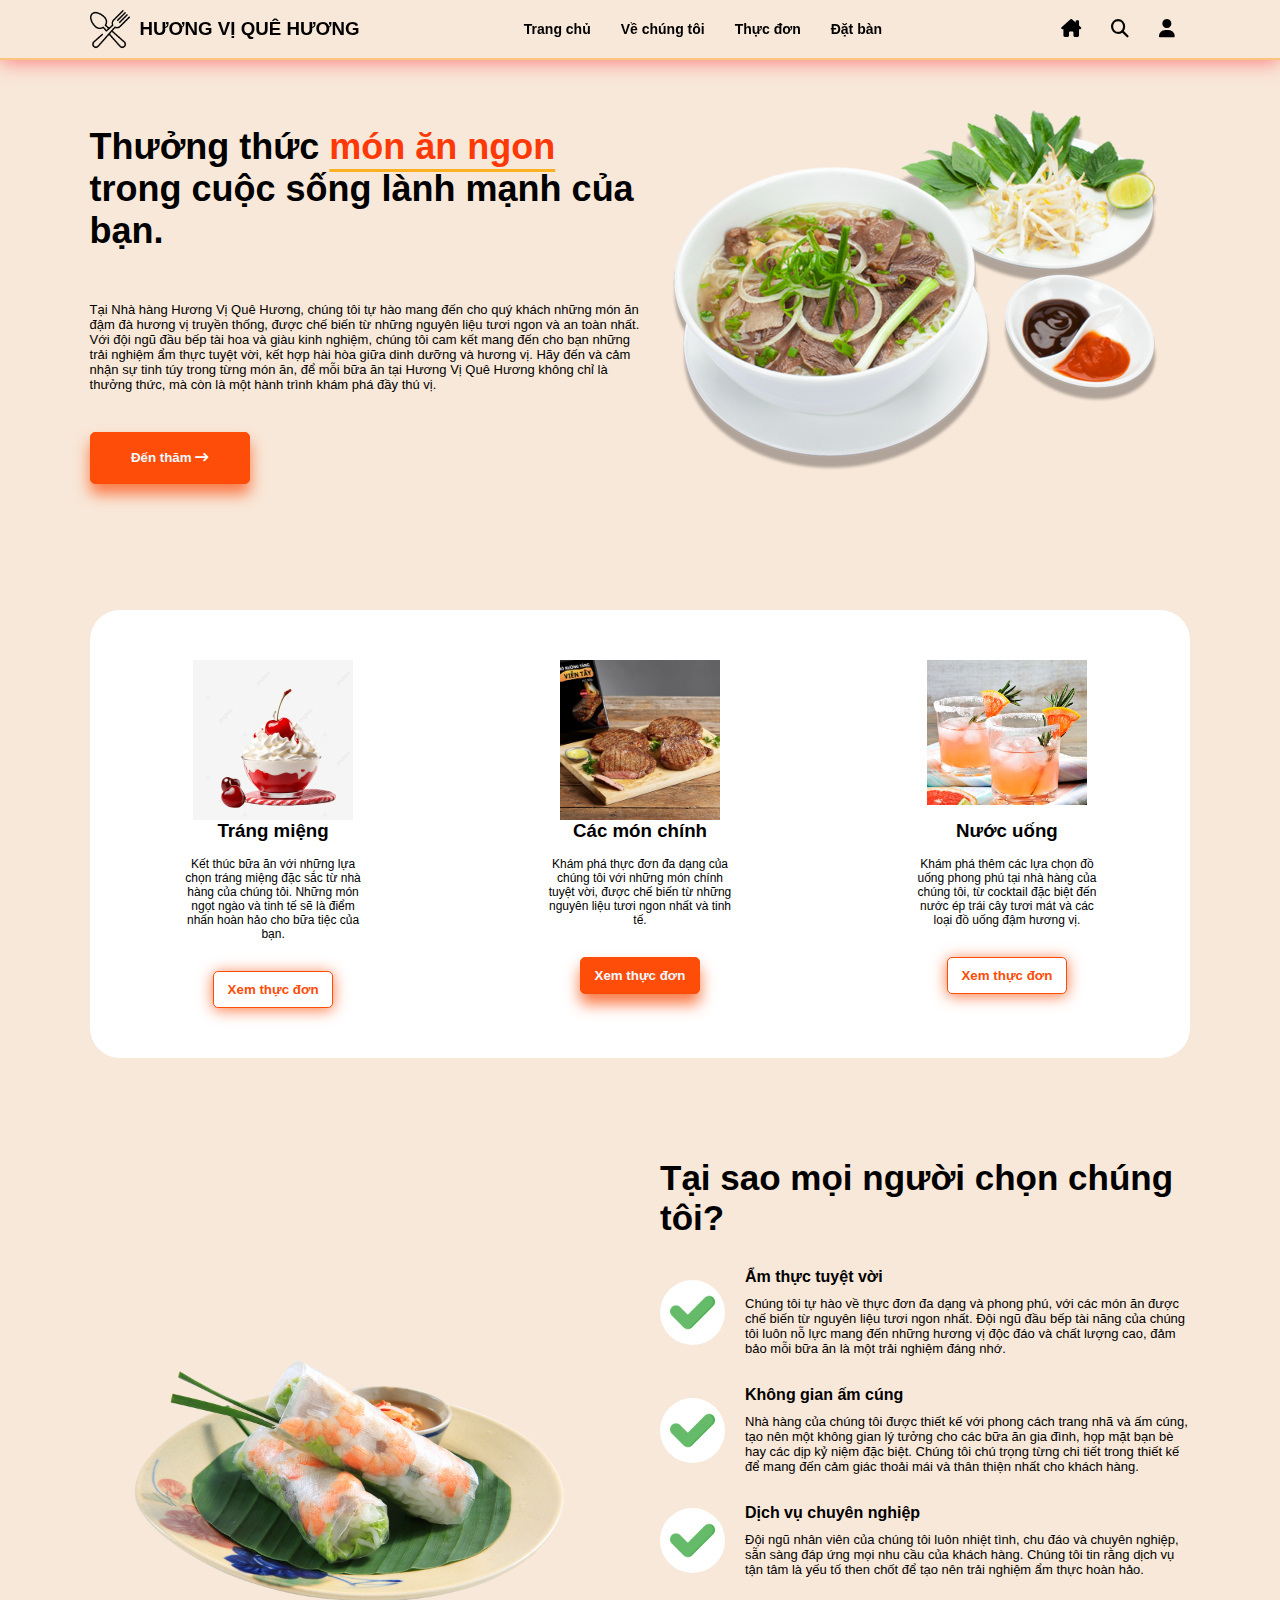
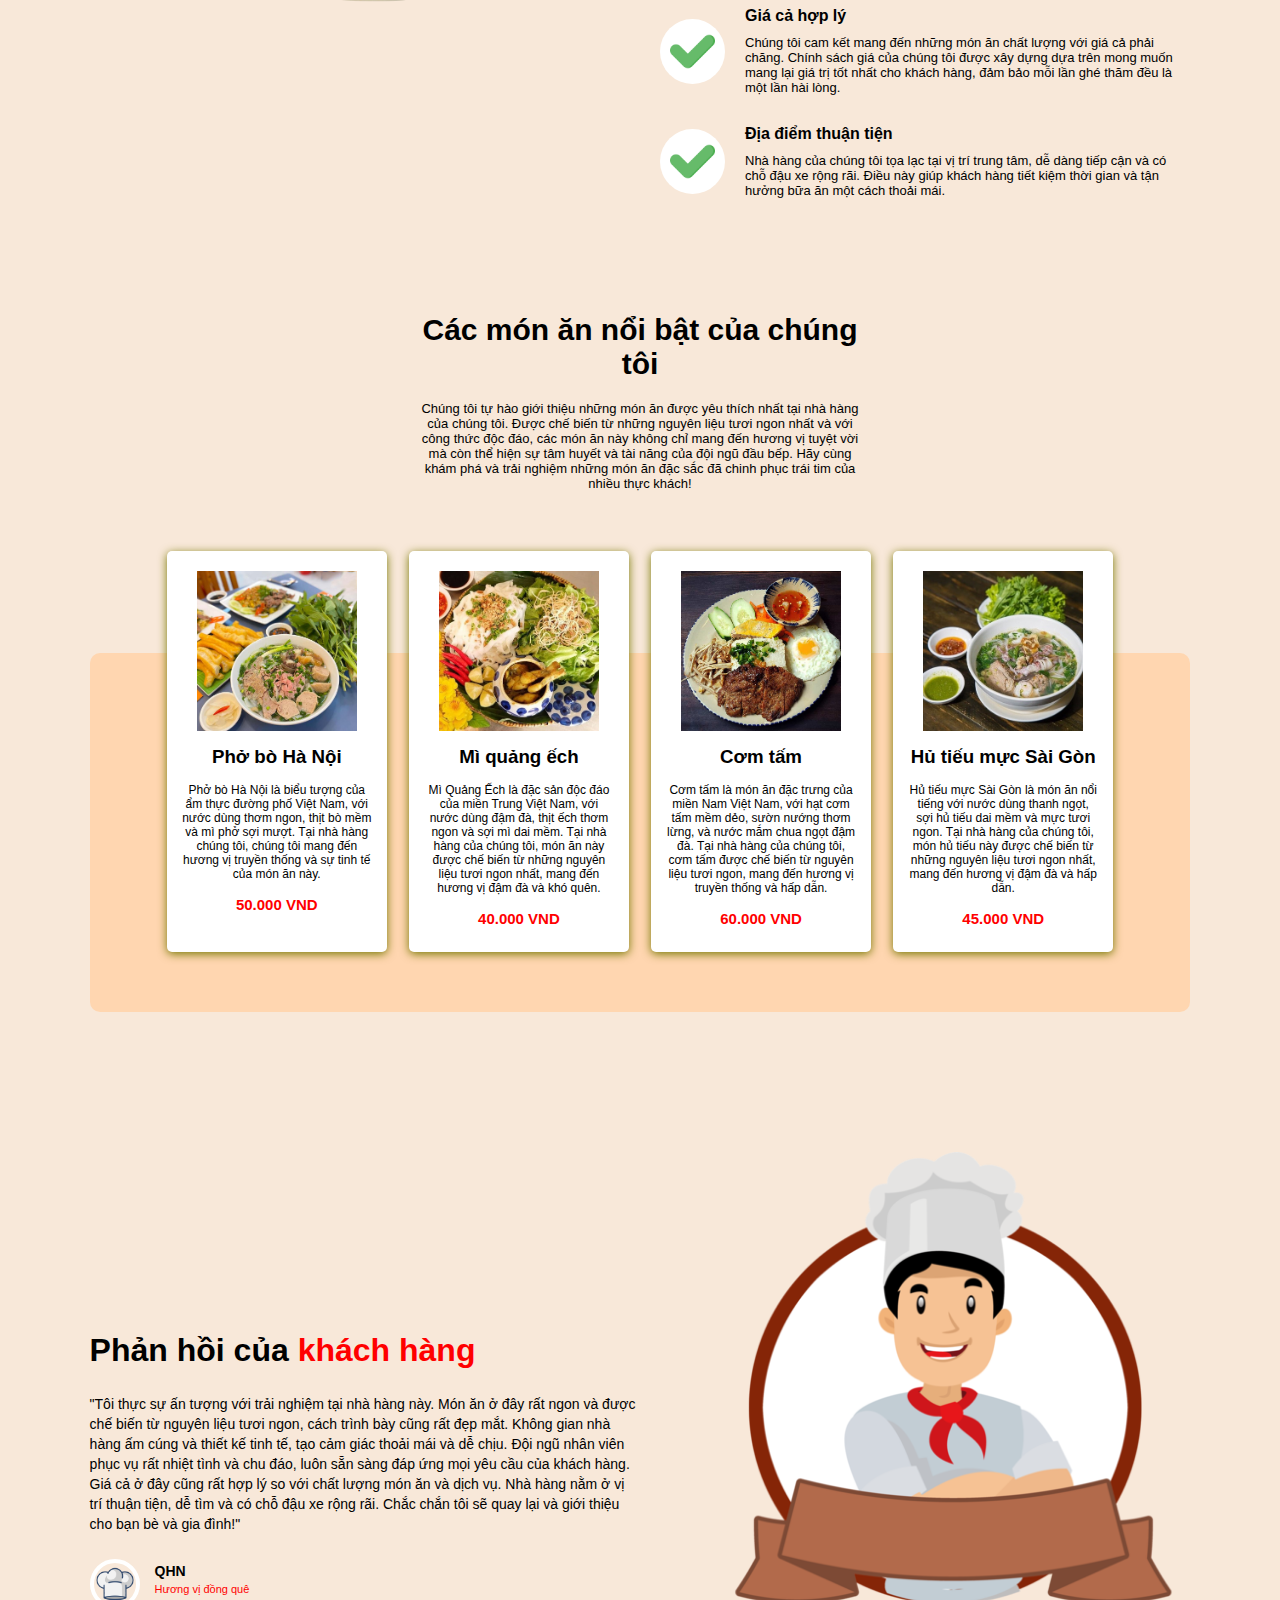
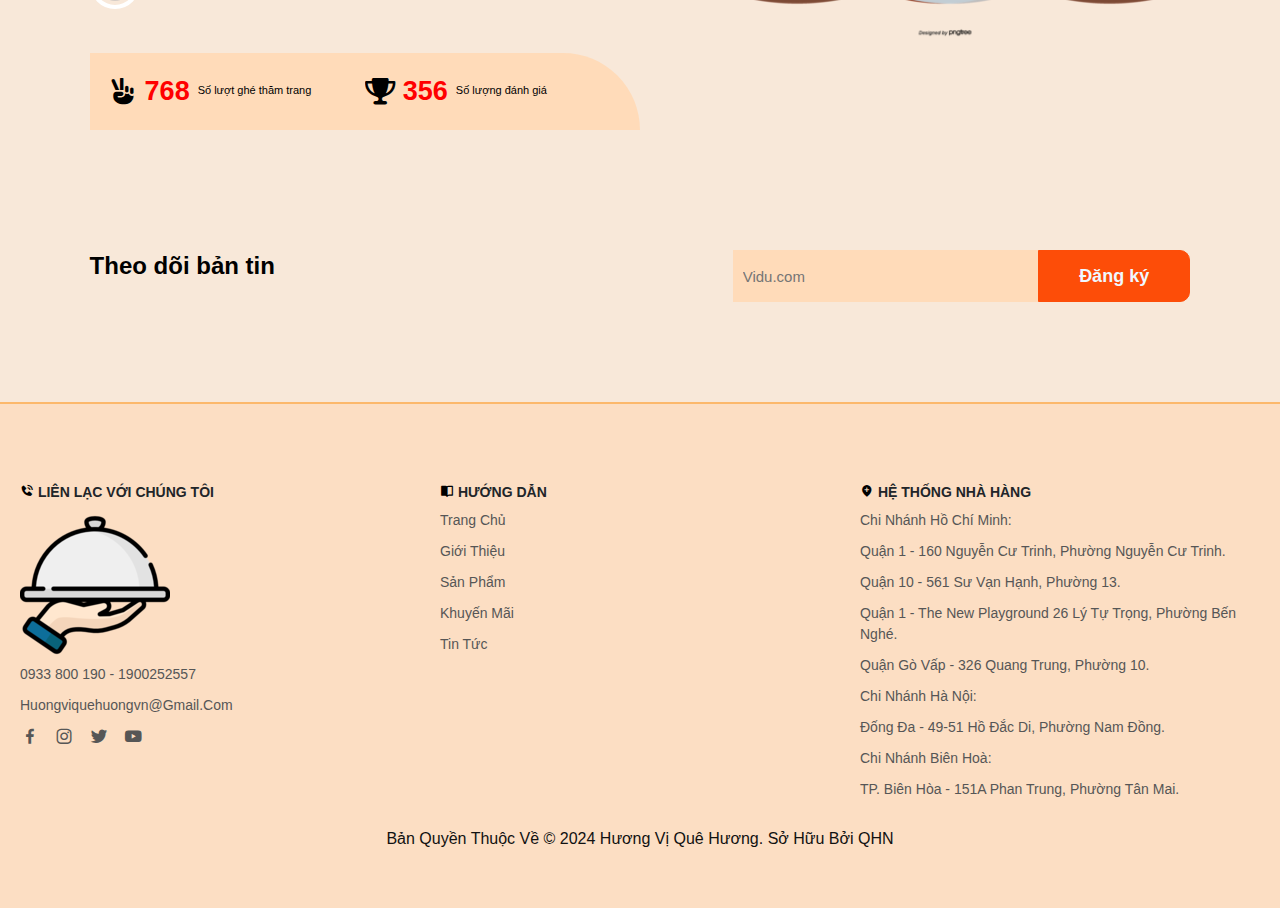
<file: source-code/index.html>
<!DOCTYPE html>
<html lang="en">
<head>
    <link rel="shortcut icon" href="images\cutlery1.png" type="">
    <link rel="stylesheet" href="style.css">
    <link rel="stylesheet" href="https://cdnjs.cloudflare.com/ajax/libs/font-awesome/6.5.2/css/all.min.css">
    <link rel="stylesheet" href="https://unpkg.com/boxicons@latest/css/boxicons.min.css">
    <meta charset="UTF-8">
    <meta name="viewport" content="width=device-width, initial-scale=1.0">
    <title>Hương vị quê hương</title>
</head>
<body>
    <header>
        <div class="header">

            <div class="headerbar">
                <div class="account">
                    <ul>
                        <a href="">
                            <li>
                                <i class="fa-solid fa-house-chimney"></i>
                            </li>
                        </a>
                        <a href="#">
                            <li>
                                <i class="fa-solid fa-magnifying-glass searchicon" id="searchicon1"></i>
                            </li>
                        </a>
                        <div class="search" id="searchinput1">
                            <input type="search">
                            <i class="fa-solid fa-magnifying-glass srchicon"></i>
                        </div>
                        <a href="signin.html">
                            <li>
                                <i class="fa-solid fa-user" id="user-mb"></i>
                            </li>
                        </a>
                    </ul>
                </div>
                <div class="nav">
                    <ul>
                        <a href="index.html">
                            <li>Trang chủ</li>
                        </a>
                        <a href="about.html">
                            <li>Về chúng tôi</li>
                        </a>
                        <a href="menu.html">
                            <li>Thực đơn</li>
                        </a>
                        <a href="booking-form.html">
                            <li>Đặt bàn</li>
                        </a>
                    </ul>
                </div>
            </div>
            <div class="logo">
                <img src="images\cutlery.png" alt="Hương vị đồng quê">
                <h3>HƯƠNG VỊ QUÊ HƯƠNG</h3> 
            </div>
            <div class="bar">
                <i class="fa-solid fa-bars"></i>
                <i class="fa-solid fa-xmark" id="hdcross"></i>
            </div>
            <div class="nav">
                <ul>
                    <a href="index.html">
                        <li>Trang chủ</li>
                    </a>
                    <a href="about.html">
                        <li>Về chúng tôi</li>
                    </a>
                    <a href="menu.html">
                        <li>Thực đơn</li>
                    </a>
                    <a href="booking-form.html">
                        <li>Đặt bàn</li>
                    </a>
                </ul>
            </div>
            <div class="account">
                <ul>
                    <a href="#">
                        <li>
                            <i class="fa-solid fa-house-chimney"></i>
                        </li>
                    </a>
                    <a href="#">
                        <li>
                            <i class="fa-solid fa-magnifying-glass searchicon" id="searchicon2"></i>
                        </li>
                    </a>
                    <div class="search" id="searchinput2">
                        <input type="search"cc>
                        <i class="fa-solid fa-magnifying-glass srchicon"></i>
                    </div>
                    <a href="signin.html">
                        <li>
                            <i class="fa-solid fa-user" id="user-lap"></i>
                        </li>
                    </a>
                </ul>
            </div>
        </div>
    </header>

    <div class="home">
        <div class="main_slide">
            <div>
                <h1>Thưởng thức <span>món ăn ngon</span> trong cuộc sống lành mạnh của bạn.</h1>
                <p>
                    Tại Nhà hàng Hương Vị Quê Hương, chúng tôi tự hào mang đến cho quý khách những món ăn đậm đà hương vị truyền thống, 
                    được chế biến từ những nguyên liệu tươi ngon và an toàn nhất. Với đội ngũ đầu bếp tài hoa và giàu kinh nghiệm, 
                    chúng tôi cam kết mang đến cho bạn những trải nghiệm ẩm thực tuyệt vời, kết hợp hài hòa giữa dinh dưỡng và hương vị. 
                    Hãy đến và cảm nhận sự tinh túy trong từng món ăn, để mỗi bữa ăn tại Hương Vị Quê Hương không chỉ là thưởng thức, 
                    mà còn là một hành trình khám phá đầy thú vị.
                </p>

                <a href="about.html"><button class="red_btn">Đến thăm <i class="fa-solid fa-arrow-right-long"></i></button></a>
            </div>
            <div>
                <img src="images/headbrg.png" alt="">
            </div>
        </div>

        <div class="food-item">
            <div class="item">
                <div>
                    <img src="images/trangmieng.jpg" alt="food item">
                </div>
                <h3>Tráng miệng</h3>
                <p>Kết thúc bữa ăn với những lựa chọn tráng miệng đặc sắc từ nhà hàng của chúng tôi.
                     Những món ngọt ngào và tinh tế sẽ là điểm nhấn hoàn hảo cho bữa tiệc của bạn.</p>
                <a href="menu.html"><button class="white_btn">Xem thực đơn</button></a>
            </div>
            <div class="item">
                <div>
                    <img src="images/thit-bo-nuong-sot-tieu-den.jpg" alt="food item">
                </div>
                <h3>Các món chính</h3>
                <p>Khám phá thực đơn đa dạng của chúng tôi với những món chính tuyệt vời, 
                    được chế biến từ những nguyên liệu tươi ngon nhất và tinh tế.</p>
                <a href="menu.html"><button class="red_btn">Xem thực đơn</button></a>
            </div>
            <div class="item">
                <div>
                    <img src="images/nuocuong.jpg" alt="food item">
                </div>
                <h3>Nước uống</h3>
                <p>Khám phá thêm các lựa chọn đồ uống phong phú tại nhà hàng của chúng tôi, 
                    từ cocktail đặc biệt đến nước ép trái cây tươi mát và các loại đồ uống đậm hương vị.</p>
                <a href="menu.html"><a href="menu.html"><button class="white_btn">Xem thực đơn</button></a>
            </div>
        </div>

        <div class="main_slide2">
            <div class="foodimg">
                <img src="images/5d00753d9bcfe.png" alt="">
            </div>
            <div class="question">
                <div>
                    <h2>Tại sao mọi người chọn chúng tôi?</h2>
                </div>
                <div>
                    <div class="q-ans">
                        <div>
                            <img src="images/check-mark.png" alt="">
                        </div>
                        <div>
                            <h4>Ẩm thực tuyệt vời</h4>
                            <p>Chúng tôi tự hào về thực đơn đa dạng và phong phú, với các món ăn được chế biến từ nguyên liệu 
                                tươi ngon nhất. Đội ngũ đầu bếp tài năng của chúng tôi luôn nỗ lực mang đến những hương vị độc 
                                đáo và chất lượng cao, đảm bảo mỗi bữa ăn là một trải nghiệm đáng nhớ.</p>
                        </div>
                    </div>
                    <div class="q-ans">
                        <div>
                            <img src="images/check-mark.png" alt="">
                        </div>
                        <div>
                            <h4>Không gian ấm cúng</h4>
                            <p>Nhà hàng của chúng tôi được thiết kế với phong cách trang nhã và ấm cúng, tạo nên một không gian
                                 lý tưởng cho các bữa ăn gia đình, họp mặt bạn bè hay các dịp kỷ niệm đặc biệt. Chúng tôi chú 
                                 trọng từng chi tiết trong thiết kế để mang đến cảm giác thoải mái và thân thiện nhất cho khách hàng.</p>
                        </div>
                    </div>
                    <div class="q-ans">
                        <div>
                            <img src="images/check-mark.png" alt="">
                        </div>
                        <div>
                            <h4>Dịch vụ chuyên nghiệp</h4>
                            <p>Đội ngũ nhân viên của chúng tôi luôn nhiệt tình, chu đáo và chuyên nghiệp, sẵn sàng đáp ứng mọi 
                                nhu cầu của khách hàng. Chúng tôi tin rằng dịch vụ tận tâm là yếu tố then chốt để tạo nên trải 
                                nghiệm ẩm thực hoàn hảo.</p>
                        </div>
                    </div>
                    <div class="q-ans">
                        <div>
                            <img src="images/check-mark.png" alt="">
                        </div>
                        <div>
                            <h4>Giá cả hợp lý</h4>
                            <p>Chúng tôi cam kết mang đến những món ăn chất lượng với giá cả phải chăng. Chính sách giá của 
                                chúng tôi được xây dựng dựa trên mong muốn mang lại giá trị tốt nhất cho khách hàng, đảm bảo 
                                mỗi lần ghé thăm đều là một lần hài lòng.</p>
                        </div>
                    </div>
                    <div class="q-ans">
                        <div>
                            <img src="images/check-mark.png" alt="">
                        </div>
                        <div>
                            <h4>Địa điểm thuận tiện</h4>
                            <p>Nhà hàng của chúng tôi tọa lạc tại vị trí trung tâm, dễ dàng tiếp cận và có chỗ đậu xe rộng rãi. 
                                Điều này giúp khách hàng tiết kiệm thời gian và tận hưởng bữa ăn một cách thoải mái.</p>
                        </div>
                    </div>
                </div>
            </div>
        </div>

        <div class="main_slide3">
            <div class="fav-head">
                <h3>Các món ăn nổi bật của chúng tôi</h3>
                <p>Chúng tôi tự hào giới thiệu những món ăn được yêu thích nhất tại nhà hàng của chúng tôi. 
                    Được chế biến từ những nguyên liệu tươi ngon nhất và với công thức độc đáo, các món ăn 
                    này không chỉ mang đến hương vị tuyệt vời mà còn thể hiện sự tâm huyết và tài năng của 
                    đội ngũ đầu bếp. Hãy cùng khám phá và trải nghiệm những món ăn đặc sắc đã chinh phục trái 
                    tim của nhiều thực khách!</p>
            </div>
            <div class="fav-food">
                <div class="item">
                    <div>
                        <img src="images/pho-bo-ha-noi.jpg" alt="">
                    </div>
                    <h3>Phở bò Hà Nội</h3>
                    <p>Phở bò Hà Nội là biểu tượng của ẩm thực đường phố Việt Nam, với nước dùng thơm ngon, thịt bò mềm và mì phở sợi mượt. 
                        Tại nhà hàng chúng tôi, chúng tôi mang đến hương vị truyền thống và sự tinh tế của món ăn này.</p>
                    <p class="fav-price">50.000 VND</p>
                </div>
                <div class="item">
                    <div>
                        <img src="images/miquangech.jpg" alt="">
                    </div>
                    <h3>Mì quảng ếch</h3>
                    <p>Mì Quảng Ếch là đặc sản độc đáo của miền Trung Việt Nam, với nước dùng đậm đà, thịt ếch thơm ngon và sợi mì dai mềm. 
                        Tại nhà hàng của chúng tôi, món ăn này được chế biến từ những nguyên liệu tươi ngon nhất,
                         mang đến hương vị đậm đà và khó quên.</p>
                    <p class="fav-price">40.000 VND</p>
                </div>
                <div class="item">
                    <div>
                        <img src="images/comtam.jpg" alt="">
                    </div>
                    <h3>Cơm tấm</h3>
                    <p>Cơm tấm là món ăn đặc trưng của miền Nam Việt Nam, với hạt cơm tấm mềm dẻo, 
                        sườn nướng thơm lừng, và nước mắm chua ngọt đậm đà. Tại nhà hàng của chúng tôi, 
                        cơm tấm được chế biến từ nguyên liệu tươi ngon, mang đến hương vị truyền thống và hấp dẫn.

                    </p>
                    <p class="fav-price">60.000 VND</p>
                </div>
                <div class="item">
                    <div>
                        <img src="images/hutieumuc.jpg" alt="">
                    </div>
                    <h3>Hủ tiếu mực Sài Gòn</h3>
                    <p>Hủ tiếu mực Sài Gòn là món ăn nổi tiếng với nước dùng thanh ngọt, 
                        sợi hủ tiếu dai mềm và mực tươi ngon. Tại nhà hàng của chúng tôi, 
                        món hủ tiếu này được chế biến từ những nguyên liệu tươi ngon nhất, 
                        mang đến hương vị đậm đà và hấp dẫn.

                    </p>
                    <p class="fav-price">45.000 VND</p>
                </div>
            </div>
            <div class="dsgn"></div>
        </div>

        <div class="main_slide4">
            <div class="chef-feed">
                <h2>Phản hồi của <span style="color: red;">khách hàng</span></h2>
                <p>"Tôi thực sự ấn tượng với trải nghiệm tại nhà hàng này. Món ăn ở đây rất ngon và được chế biến từ 
                    nguyên liệu tươi ngon, cách trình bày cũng rất đẹp mắt. Không gian nhà hàng ấm cúng và thiết kế 
                    tinh tế, tạo cảm giác thoải mái và dễ chịu. Đội ngũ nhân viên phục vụ rất nhiệt tình và chu đáo, 
                    luôn sẵn sàng đáp ứng mọi yêu cầu của khách hàng. Giá cả ở đây cũng rất hợp lý so với chất lượng 
                    món ăn và dịch vụ. Nhà hàng nằm ở vị trí thuận tiện, dễ tìm và có chỗ đậu xe rộng rãi. Chắc chắn 
                    tôi sẽ quay lại và giới thiệu cho bạn bè và gia đình!"</p>
                <div class="chef-detail">
                    <div>
                        <img src="images/chef-hat.png" alt="">
                    </div>
                    <div>
                        <h6>QHN</h6>
                        <p>Hương vị đồng quê</p>
                    </div>
                </div>
                <div class="chef-vic">
                    <div>
                        <i class="fa-solid fa-hand-peace"></i>
                        <h4>768</h4>
                        <p>Số lượt ghé thăm trang</p>
                    </div>
                    <div>
                        <i class="fa-solid fa-trophy"></i>
                        <h4>356</h4>
                        <p>Số lượng đánh giá</p>
                    </div>
                </div>
            </div>
            <div class="chef">
                <img src="images/chef.png" alt="">
            </div>
        </div>

        <div class="letter">
            <div class="letter-hea">
                <h2>Theo dõi <span>bản tin</span></h2>
            </div>
            <div class="letter-input">
                <div>
                    <input type="email" placeholder="Vidu.com">
                </div>
                <button class="red_btn">Đăng ký</button>
            </div>
        </div>
       
    </div>

    <div class="footer">
        <section id="contact" class="contact">
            <div class="contact-info">
                <div class="first-info">
                     <h4><i class='bx bxs-phone-call' ></i> Liên lạc với chúng tôi</h4>
                     <img src="images/serving-dish.png" alt="">
                    <p>0933 800 190 - 1900252557</p>
                    <p>huongviquehuongvn@gmail.com</p>
    
                    <div class="social-icon">
                        <a href="#"><i class='bx bxl-facebook'></i></a>
                        <a href="#"><i class='bx bxl-instagram' ></i></a>
                        <a href="#"><i class='bx bxl-twitter' ></i></a>
                        <a href="#"><i class='bx bxl-youtube' ></i></a>
                    </div>
                </div>
    
                <div class="second-info">
                    <h4><i class='bx bxs-book-open'></i> Hướng dẫn</h4>
                    <ul>
                        <p>Trang chủ</p>
                        <p>Giới thiệu</p>
                        <p>Sản phẩm</p>
                        <p>Khuyến mãi</p>
                        <p>Tin tức</p>
                    </ul>
                </div>
    
                <div class="third-info">
                    <h4><i class='bx bxs-location-plus'></i> Hệ thống nhà hàng</h4>
                    <p>Chi Nhánh Hồ Chí Minh:</p>
                    <p>Quận 1 - 160 Nguyễn Cư Trinh, Phường Nguyễn Cư Trinh.</p>
                    <p>Quận 10 - 561 Sư Vạn Hạnh, Phường 13.</p>
                    <p>Quận 1 - The New Playground 26 Lý Tự Trọng, Phường Bến Nghé.</p>
                    <p>Quận Gò Vấp - 326 Quang Trung, Phường 10.</p>
    
                    <p>Chi Nhánh Hà Nội:</p>
                    <p>Đống Đa - 49-51 Hồ Đắc Di, Phường Nam Đồng.</p>
    
                    <p>Chi Nhánh Biên Hoà:</p>
                    <p>TP. Biên Hòa - 151A Phan Trung, Phường Tân Mai.</p>
                </div>
            </div>
        </section>
    
        <div class="end-text">
            <p>Bản quyền thuộc về © 2024 Hương vị quê hương. Sở hữu bởi QHN</p>
        </div>
    </div>

    <script src="app.js"></script>
</body>
</html>
</file>
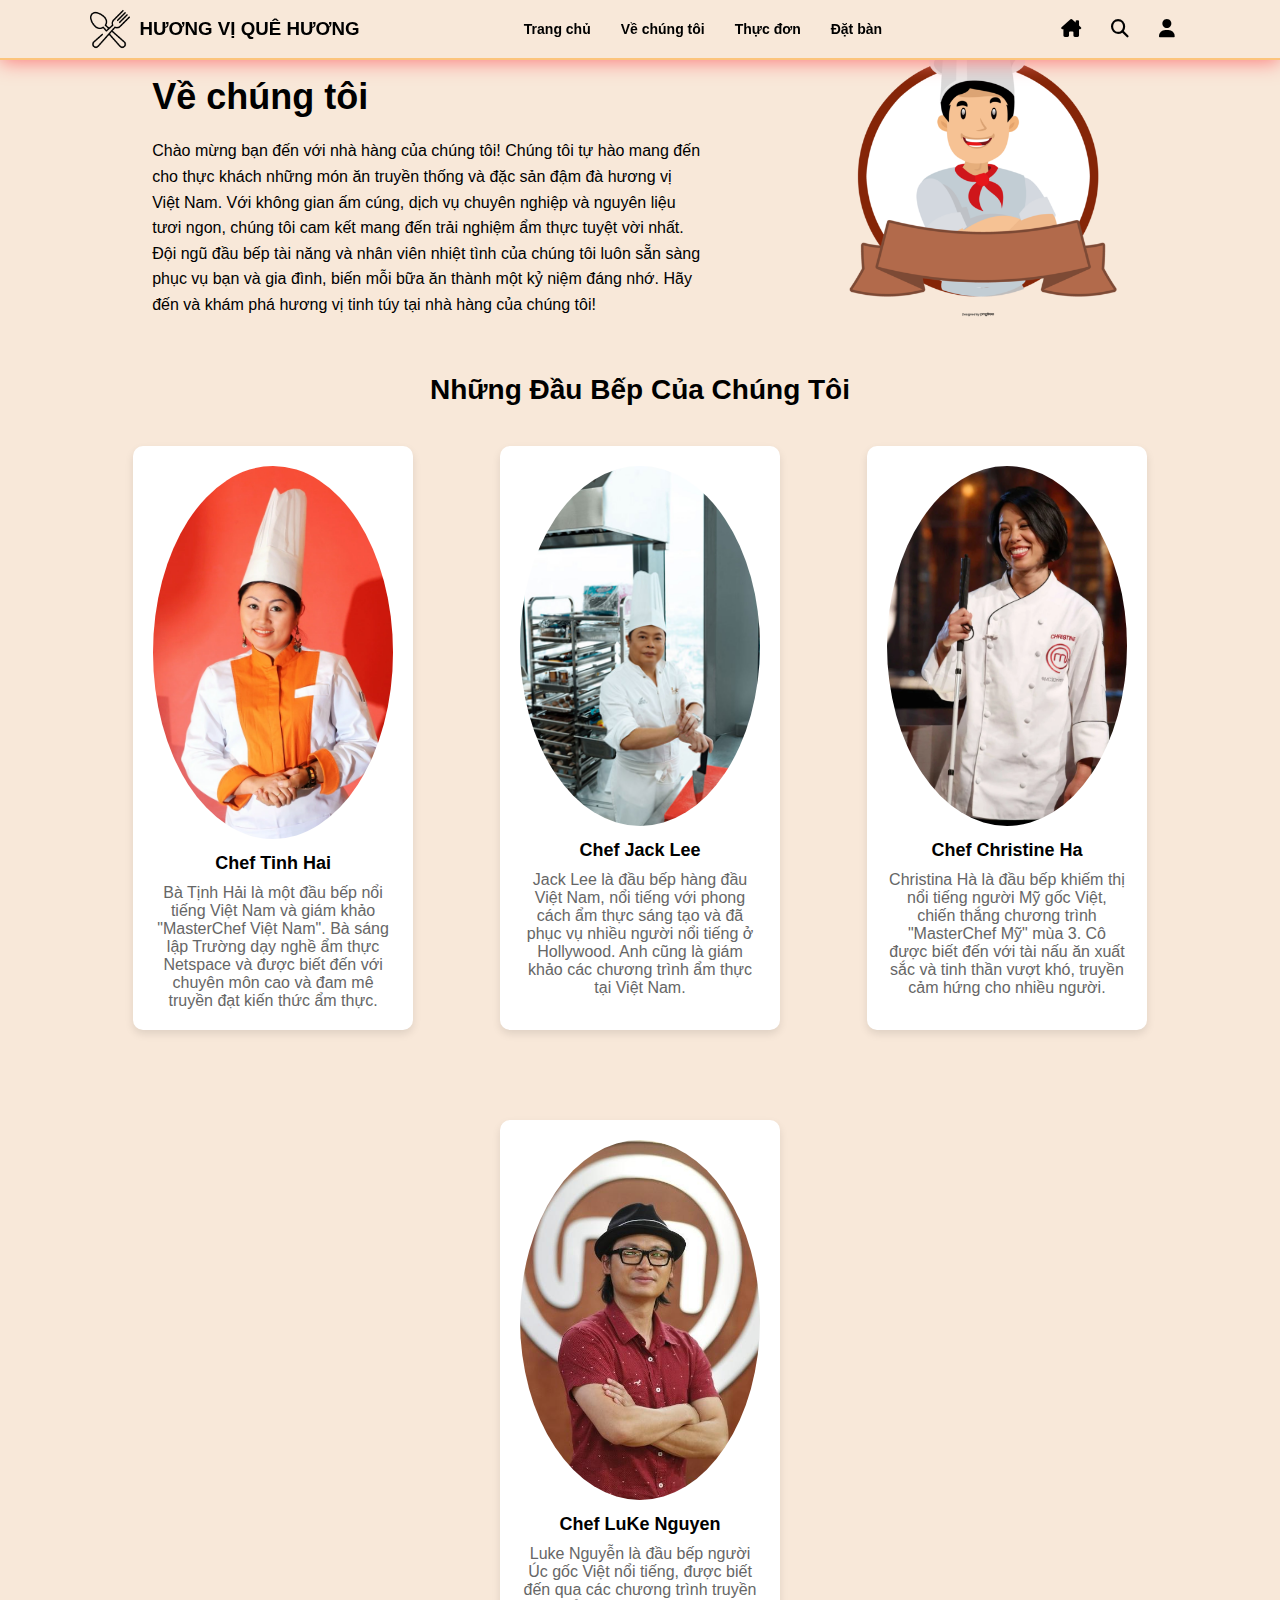
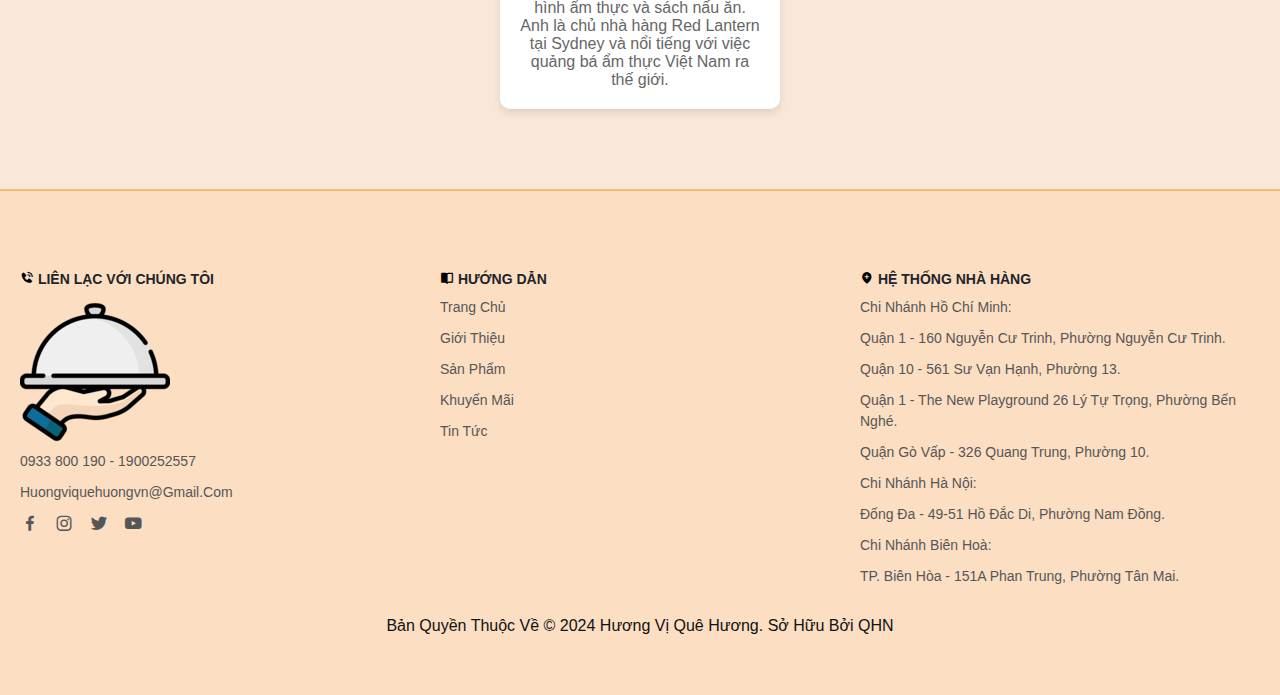
<file: source-code/about.html>
<!DOCTYPE html>
<html lang="en">
<head>
    <link rel="stylesheet" href="style.css">
    <link rel="stylesheet" href="https://cdnjs.cloudflare.com/ajax/libs/font-awesome/6.5.2/css/all.min.css">
    <link rel="stylesheet" href="https://unpkg.com/boxicons@latest/css/boxicons.min.css">
    <meta charset="UTF-8">
    <meta name="viewport" content="width=device-width, initial-scale=1.0">
    <title>Về chúng tôi</title>
</head>
<body>
    <header>
        <div class="header">

            <div class="headerbar">
                <div class="account">
                    <ul>
                        <a href="">
                            <li>
                                <i class="fa-solid fa-house-chimney"></i>
                            </li>
                        </a>
                        <a href="#">
                            <li>
                                <i class="fa-solid fa-magnifying-glass searchicon" id="searchicon1"></i>
                            </li>
                        </a>
                        <div class="search" id="searchinput1">
                            <input type="search">
                            <i class="fa-solid fa-magnifying-glass srchicon"></i>
                        </div>
                        <a href="signin.html">
                            <li>
                                <i class="fa-solid fa-user" id="user-mb"></i>
                            </li>
                        </a>
                    </ul>
                </div>
                <div class="nav">
                    <ul>
                        <a href="index.html">
                            <li>Trang chủ</li>
                        </a>
                        <a href="about.html">
                            <li>Về chúng tôi</li>
                        </a>
                        <a href="menu.html">
                            <li>Thực đơn</li>
                        </a>
                        <a href="booking-form.html">
                            <li>Đặt bàn</li>
                        </a>
                    </ul>
                </div>
            </div>
            <div class="logo">
                <img src="images\cutlery.png" alt="Hương vị đồng quê">
                <h3>HƯƠNG VỊ QUÊ HƯƠNG</h3> 
            </div>
            <div class="bar">
                <i class="fa-solid fa-bars"></i>
                <i class="fa-solid fa-xmark" id="hdcross"></i>
            </div>
            <div class="nav">
                <ul>
                    <a href="index.html">
                        <li>Trang chủ</li>
                    </a>
                    <a href="about.html">
                        <li>Về chúng tôi</li>
                    </a>
                    <a href="menu.html">
                        <li>Thực đơn</li>
                    </a>
                    <a href="booking-form.html">
                        <li>Đặt bàn</li>
                    </a>
                </ul>
            </div>
            <div class="account">
                <ul>
                    <a href="#">
                        <li>
                            <i class="fa-solid fa-house-chimney"></i>
                        </li>
                    </a>
                    <a href="#">
                        <li>
                            <i class="fa-solid fa-magnifying-glass searchicon" id="searchicon2"></i>
                        </li>
                    </a>
                    <div class="search" id="searchinput2">
                        <input type="search">
                        <i class="fa-solid fa-magnifying-glass srchicon"></i>
                    </div>
                    <a href="signin.html">
                        <li>
                            <i class="fa-solid fa-user" id="user-lap"></i>
                        </li>
                    </a>
                </ul>
            </div>
        </div>
    </header>
    <div class="home">
        <section class="about-us">
            <div class="about-text">
                <h1>Về chúng tôi</h1>
                <p>Chào mừng bạn đến với nhà hàng của chúng tôi! Chúng tôi tự hào mang 
                    đến cho thực khách những món ăn truyền thống và đặc sản đậm đà hương 
                    vị Việt Nam. Với không gian ấm cúng, dịch vụ chuyên nghiệp và nguyên 
                    liệu tươi ngon, chúng tôi cam kết mang đến trải nghiệm ẩm thực tuyệt vời nhất. 
                    Đội ngũ đầu bếp tài năng và nhân viên nhiệt tình của chúng tôi luôn sẵn sàng phục vụ bạn và gia đình, 
                    biến mỗi bữa ăn thành một kỷ niệm đáng nhớ. Hãy đến và khám phá hương vị tinh túy tại nhà hàng của chúng tôi!</p>
            </div>
            <div class="about-image">
                <img src="images/chef.png" alt="Chef Illustration">
            </div>
        </section>
        <section class="chefs">
            <h2>Những Đầu Bếp Của Chúng Tôi</h2>
            <div class="chef-container">
                <div class="chef-card">
                    <img src="images/chef-tinhhai.jpg" alt="Chef 1">
                    <h3>Chef Tinh Hai</h3>
                    <p>Bà Tịnh Hải là một đầu bếp nổi tiếng Việt Nam và giám khảo "MasterChef Việt Nam". 
                        Bà sáng lập Trường dạy nghề ẩm thực Netspace và được biết đến với chuyên môn cao và 
                        đam mê truyền đạt kiến thức ẩm thực.</p>
                </div>
                <div class="chef-card">
                    <img src="images/chef-JackLee.jpg" alt="Chef 2">
                    <h3>Chef Jack Lee</h3>
                    <p>
                        Jack Lee là đầu bếp hàng đầu Việt Nam, nổi tiếng với phong cách ẩm thực sáng tạo và đã phục vụ nhiều người nổi tiếng ở Hollywood. 
                        Anh cũng là giám khảo các chương trình ẩm thực tại Việt Nam.</p>
                </div>
                <div class="chef-card">
                    <img src="images/chef-ChristineHa.webp" alt="Chef 3">
                    <h3>Chef Christine Ha</h3>
                    <p>Christina Hà là đầu bếp khiếm thị nổi tiếng người Mỹ gốc Việt, chiến thắng chương trình "MasterChef Mỹ" mùa 3.
                         Cô được biết đến với tài nấu ăn xuất sắc và tinh thần vượt khó, truyền cảm hứng cho nhiều người.</p>
                </div>
                <div class="chef-card">
                    <img src="images/chef-LukeNguyen.webp" alt="Chef 4">
                    <h3>Chef LuKe Nguyen</h3>
                    <p>Luke Nguyễn là đầu bếp người Úc gốc Việt nổi tiếng, được biết đến qua các chương trình truyền hình ẩm thực và sách nấu ăn. 
                        Anh là chủ nhà hàng Red Lantern tại Sydney và nổi tiếng với việc quảng bá ẩm thực Việt Nam ra thế giới.</p>
                </div>
            </div>
        </section>
    </div>
    <div class="footer">
        <section id="contact" class="contact">
            <div class="contact-info">
                <div class="first-info">
                     <h4><i class='bx bxs-phone-call' ></i> Liên lạc với chúng tôi</h4>
                     <img src="images/serving-dish.png" alt="">
                    <p>0933 800 190 - 1900252557</p>
                    <p>huongviquehuongvn@gmail.com</p>
    
                    <div class="social-icon">
                        <a href="#"><i class='bx bxl-facebook'></i></a>
                        <a href="#"><i class='bx bxl-instagram' ></i></a>
                        <a href="#"><i class='bx bxl-twitter' ></i></a>
                        <a href="#"><i class='bx bxl-youtube' ></i></a>
                    </div>
                </div>
    
                <div class="second-info">
                    <h4><i class='bx bxs-book-open'></i> Hướng dẫn</h4>
                    <ul>
                        <p>Trang chủ</p>
                        <p>Giới thiệu</p>
                        <p>Sản phẩm</p>
                        <p>Khuyến mãi</p>
                        <p>Tin tức</p>
                    </ul>
                </div>
    
                <div class="third-info">
                    <h4><i class='bx bxs-location-plus'></i> Hệ thống nhà hàng</h4>
                    <p>Chi Nhánh Hồ Chí Minh:</p>
                    <p>Quận 1 - 160 Nguyễn Cư Trinh, Phường Nguyễn Cư Trinh.</p>
                    <p>Quận 10 - 561 Sư Vạn Hạnh, Phường 13.</p>
                    <p>Quận 1 - The New Playground 26 Lý Tự Trọng, Phường Bến Nghé.</p>
                    <p>Quận Gò Vấp - 326 Quang Trung, Phường 10.</p>
    
                    <p>Chi Nhánh Hà Nội:</p>
                    <p>Đống Đa - 49-51 Hồ Đắc Di, Phường Nam Đồng.</p>
    
                    <p>Chi Nhánh Biên Hoà:</p>
                    <p>TP. Biên Hòa - 151A Phan Trung, Phường Tân Mai.</p>
                </div>
            </div>
        </section>
    
        <div class="end-text">
            <p>Bản quyền thuộc về © 2024 Hương vị quê hương. Sở hữu bởi QHN</p>
        </div>
    </div>
    
    <script src="app.js"></script>
</body>
</html>
</file>
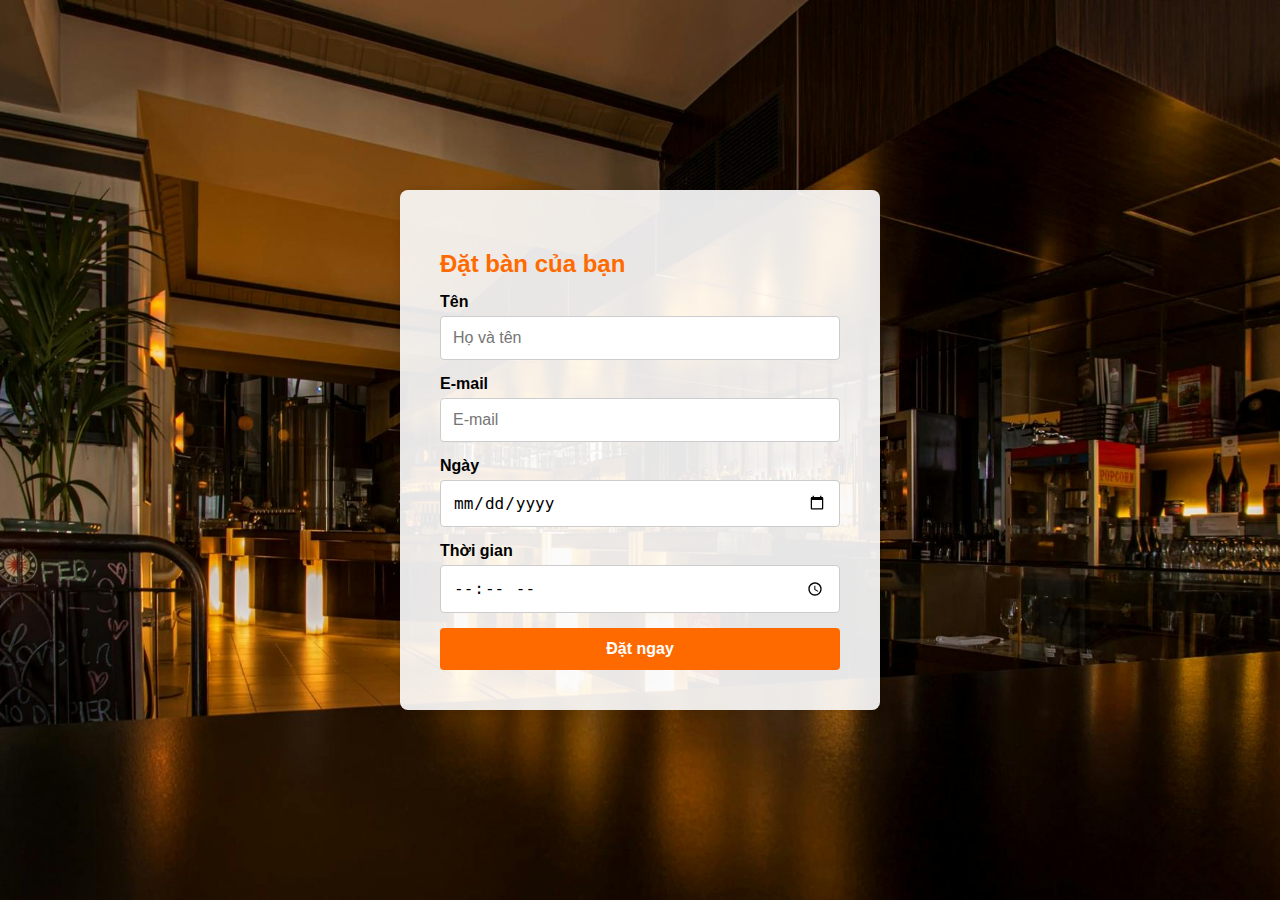
<file: source-code/booking-form.html>
<!DOCTYPE html>
<html lang="vi">
<head>
    <meta charset="UTF-8">
    <meta name="viewport" content="width=device-width, initial-scale=1.0">
    <title>Đặt Bàn Của Bạn</title>
    <link rel="stylesheet" href="booking.css">
</head>
<body>
    <div class="booking-form-container">
        <form class="booking-form">
            <h2>Đặt bàn của bạn</h2>
            <label for="name">Tên</label>
            <input type="text" id="name" name="name" placeholder="Họ và tên" required>
            
            <label for="email">E-mail</label>
            <input type="email" id="email" name="email" placeholder="E-mail" required>
            
            <label for="date">Ngày</label>
            <input type="date" id="date" name="date" required>
            
            <label for="time">Thời gian</label>
            <input type="time" id="time" name="time" required>
            
            <button type="submit">Đặt ngay</button>
        </form>
    </div>
</body>
</html>
</file>
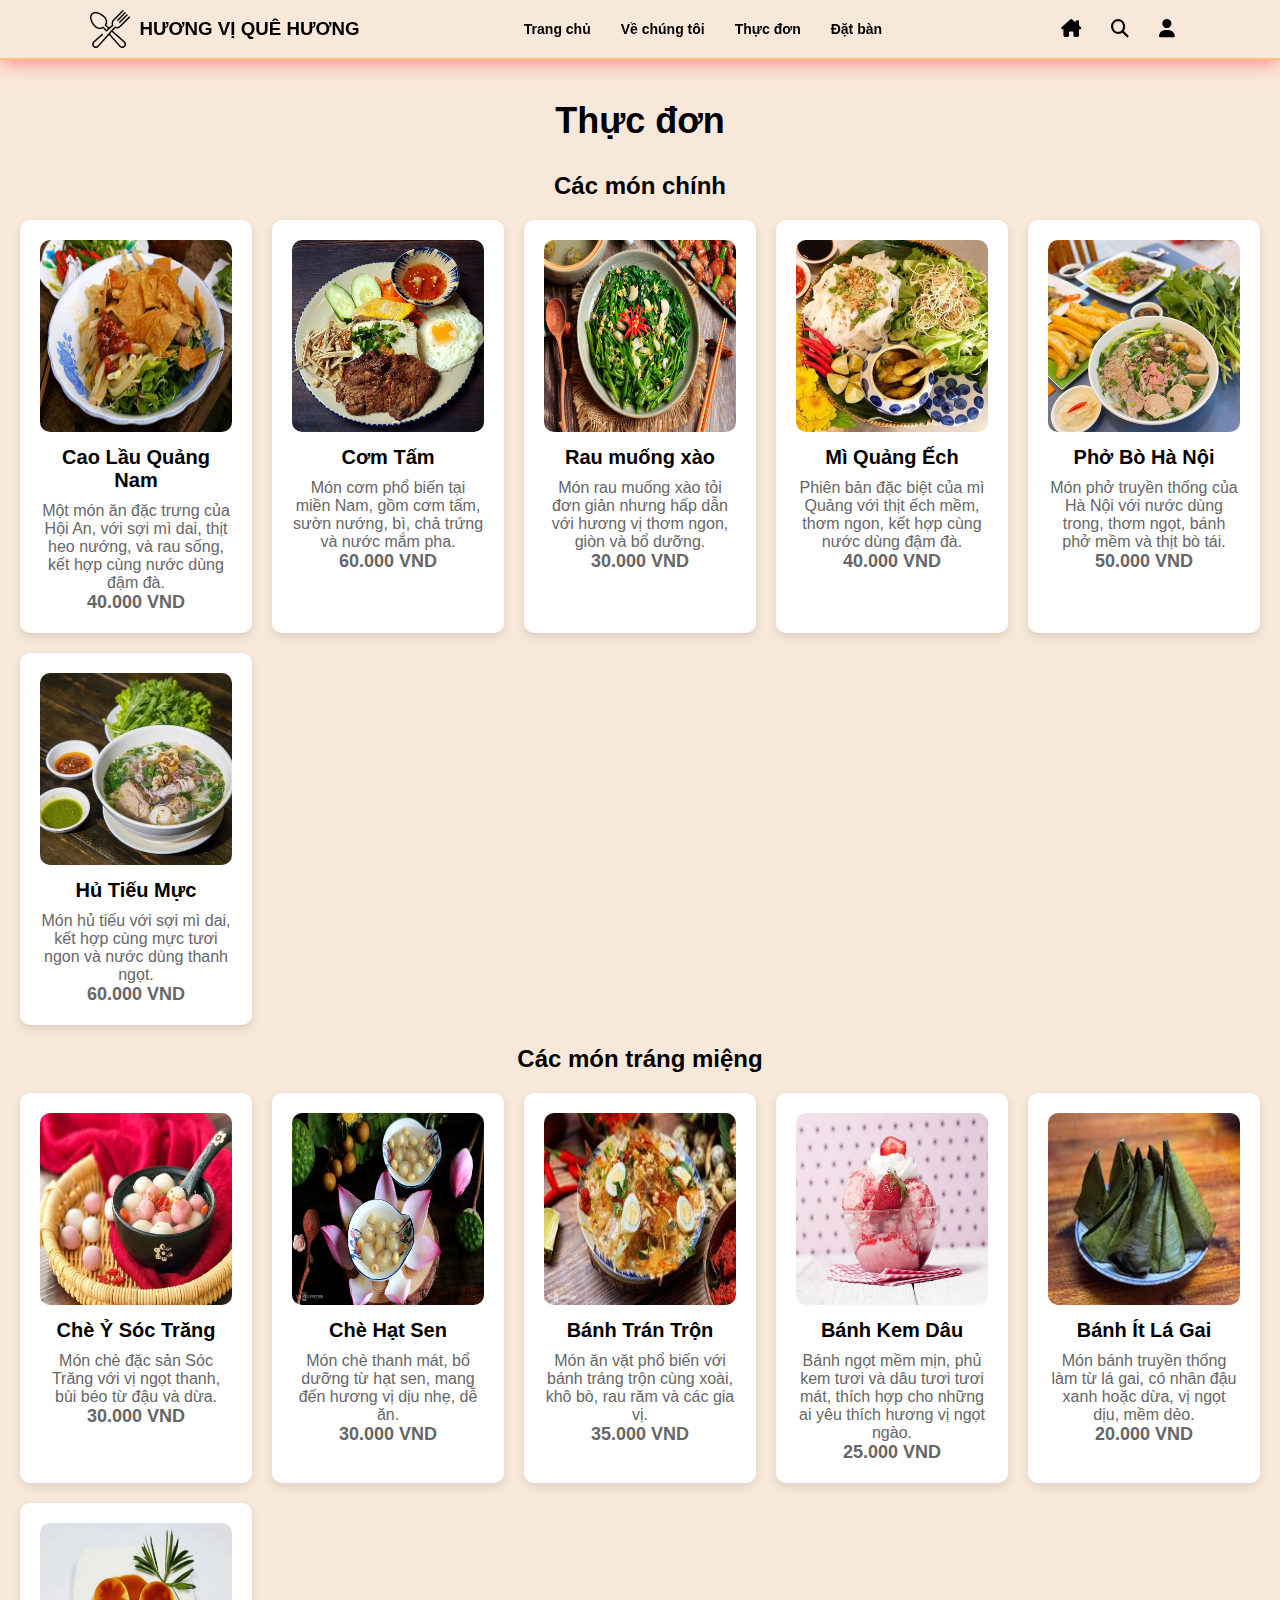
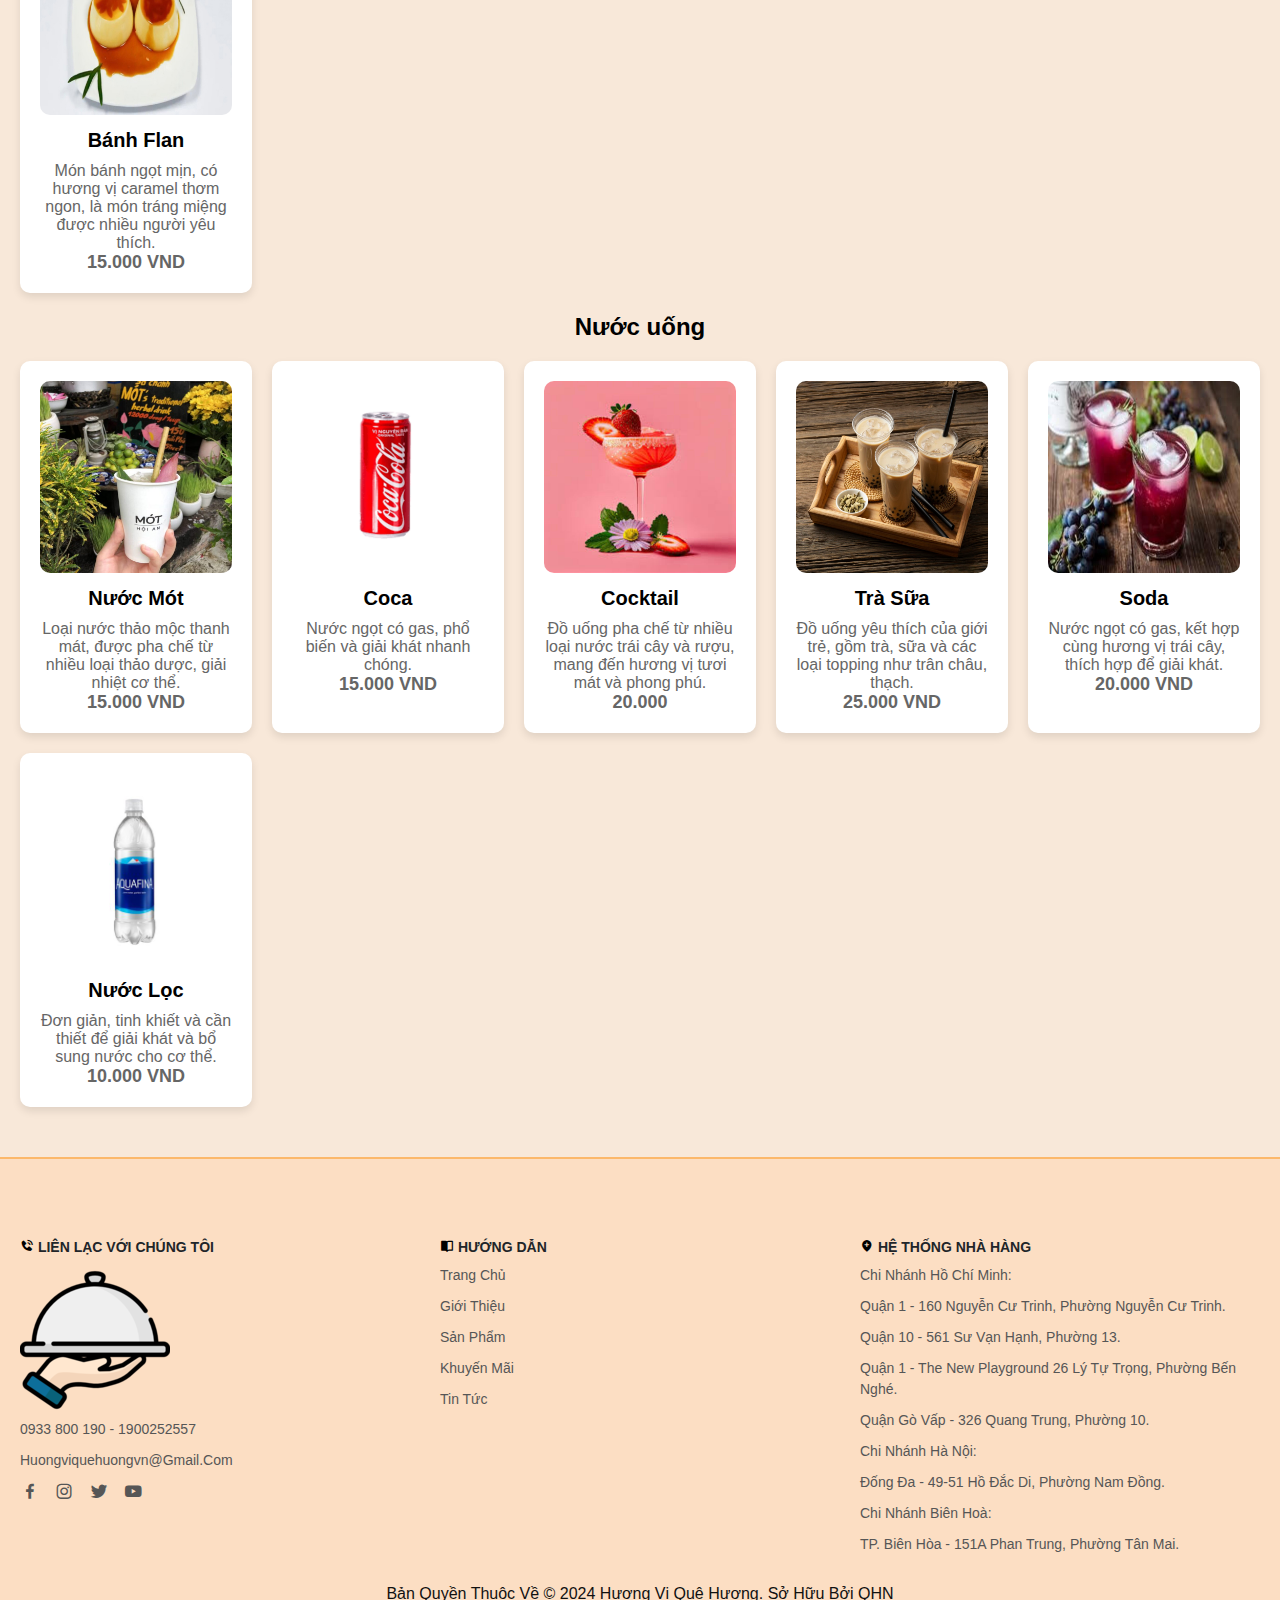
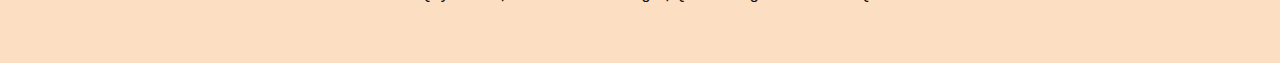
<file: source-code/menu.html>
<!DOCTYPE html>
<html lang="en">
<head>
    <link rel="stylesheet" href="style.css">
    <link rel="stylesheet" href="https://cdnjs.cloudflare.com/ajax/libs/font-awesome/6.5.2/css/all.min.css">
    <link rel="stylesheet" href="https://unpkg.com/boxicons@latest/css/boxicons.min.css">
    <meta charset="UTF-8">
    <meta name="viewport" content="width=device-width, initial-scale=1.0">
    <title>Thực đơn</title>
</head>
<body>
    <header>
        <div class="header">

            <div class="headerbar">
                <div class="account">
                    <ul>
                        <a href="">
                            <li>
                                <i class="fa-solid fa-house-chimney"></i>
                            </li>
                        </a>
                        <a href="#">
                            <li>
                                <i class="fa-solid fa-magnifying-glass searchicon" id="searchicon1"></i>
                            </li>
                        </a>
                        <div class="search" id="searchinput1">
                            <input type="search">
                            <i class="fa-solid fa-magnifying-glass srchicon"></i>
                        </div>
                        <a href="signin.html">
                            <li>
                                <i class="fa-solid fa-user" id="user-mb"></i>
                            </li>
                        </a>
                    </ul>
                </div>
                <div class="nav">
                    <ul>
                        <a href="index.html">
                            <li>Trang chủ</li>
                        </a>
                        <a href="about.html">
                            <li>Về chúng tôi</li>
                        </a>
                        <a href="menu.html">
                            <li>Thực đơn</li>
                        </a>
                        <a href="booking-form.html">
                            <li>Đặt bàn</li>
                        </a>
                    </ul>
                </div>
            </div>
            <div class="logo">
                <img src="images\cutlery.png" alt="Hương vị đồng quê">
                <h3>HƯƠNG VỊ QUÊ HƯƠNG</h3> 
            </div>
            <div class="bar">
                <i class="fa-solid fa-bars"></i>
                <i class="fa-solid fa-xmark" id="hdcross"></i>
            </div>
            <div class="nav">
                <ul>
                    <a href="index.html">
                        <li>Trang chủ</li>
                    </a>
                    <a href="about.html">
                        <li>Về chúng tôi</li>
                    </a>
                    <a href="menu.html">
                        <li>Thực đơn</li>
                    </a>
                    <a href="booking-form.html">
                        <li>Đặt bàn</li>
                    </a>
                </ul>
            </div>
            <div class="account">
                <ul>
                    <a href="#">
                        <li>
                            <i class="fa-solid fa-house-chimney"></i>
                        </li>
                    </a>
                    <a href="#">
                        <li>
                            <i class="fa-solid fa-magnifying-glass searchicon" id="searchicon2"></i>
                        </li>
                    </a>
                    <div class="search" id="searchinput2">
                        <input type="search">
                        <i class="fa-solid fa-magnifying-glass srchicon"></i>
                    </div>
                    <a href="signin.html">
                        <li>
                            <i class="fa-solid fa-user" id="user-lap"></i>
                        </li>
                    </a>
                </ul>
            </div>
        </div>
    </header>
    <div class="home food-menu">
        <h1>Thực đơn</h1>
        <h2>Các món chính</h2>
        <div class="menu-container">
            <div class="menu-item">
                <img src="images/cao-cau-quang-nam.jpg" alt="Food Image">
                <h3>Cao Lầu Quảng Nam</h3>
                <p>Một món ăn đặc trưng của Hội An, với sợi mì dai, thịt heo nướng, 
                    và rau sống, kết hợp cùng nước dùng đậm đà.</p>
                <p class="price">40.000 VND</p>
            </div>
            <div class="menu-item">
                <img src="images/comtam.jpg" alt="Food Image">
                <h3>Cơm Tấm</h3>
                <p>Món cơm phổ biến tại miền Nam, gồm cơm tấm, sườn nướng, bì, chả trứng và nước mắm pha.</p>
                <p class="price">60.000 VND</p>
            </div><div class="menu-item">
                <img src="images/rau-muong-xao.jpg" alt="Food Image">
                <h3>Rau muống xào</h3>
                <p>Món rau muống xào tỏi đơn giản nhưng hấp dẫn với hương vị thơm ngon, giòn và bổ dưỡng.</p>
                <p class="price">30.000 VND</p>
            </div><div class="menu-item">
                <img src="images/miquangech.jpg" alt="Food Image">
                <h3>Mì Quảng Ếch</h3>
                <p> Phiên bản đặc biệt của mì Quảng với thịt ếch mềm, thơm ngon, kết hợp cùng nước dùng đậm đà.</p>
                <p class="price">40.000 VND</p>
            </div><div class="menu-item">
                <img src="images/pho-bo-ha-noi.jpg" alt="Food Image">
                <h3>Phở Bò Hà Nội</h3>
                <p>Món phở truyền thống của Hà Nội với nước dùng trong, thơm ngọt, bánh phở mềm và thịt bò tái.</p>
                <p class="price">50.000 VND</p>
            </div><div class="menu-item">
                <img src="images/hutieumuc.jpg" alt="Food Image">
                <h3>Hủ Tiếu Mực</h3>
                <p>Món hủ tiếu với sợi mì dai, kết hợp cùng mực tươi ngon và nước dùng thanh ngọt.</p>
                <p class="price">60.000 VND</p>
            </div>
        </div>
        <h2>Các món tráng miệng</h2>
        <div class="menu-container">
            <div class="menu-item">
                <img src="images/che-y-soctrang.jpg" alt="Food Image">
                <h3>Chè Ỷ Sóc Trăng</h3>
                <p>Món chè đặc sản Sóc Trăng với vị ngọt thanh, bùi béo từ đậu và dừa.</p>
                <p class="price">30.000 VND</p>
            </div>
            <div class="menu-item">
                <img src="images/che-hat-sen.jpg" alt="Food Image">
                <h3>Chè Hạt Sen</h3>
                <p>Món chè thanh mát, bổ dưỡng từ hạt sen, mang đến hương vị dịu nhẹ, dễ ăn.</p>
                <p class="price">30.000 VND</p>
            </div><div class="menu-item">
<img src="images/banh-tran-tron.jpg" alt="Food Image">
                <h3>Bánh Trán Trộn</h3>
                <p>Món ăn vặt phổ biến với bánh tráng trộn cùng xoài, khô bò, rau răm và các gia vị.</p>
                <p class="price">35.000 VND</p>
            </div><div class="menu-item">
                <img src="images/banhkemdau-.jpg" alt="Food Image">
                <h3>Bánh Kem Dâu</h3>
                <p>Bánh ngọt mềm mịn, phủ kem tươi và dâu tươi tươi mát, thích hợp cho những ai yêu thích hương vị ngọt ngào.</p>
                <p class="price">25.000 VND</p>
            </div><div class="menu-item">
                <img src="images/banh-it.jpg" alt="Food Image">
                <h3>Bánh Ít Lá Gai</h3>
                <p>Món bánh truyền thống làm từ lá gai, có nhân đậu xanh hoặc dừa, vị ngọt dịu, mềm dẻo.</p>
                <p class="price">20.000 VND</p>
            </div>
            <div class="menu-item">
                <img src="images/banh-flan.jpg" alt="Food Image">
                <h3>Bánh Flan</h3>
                <p>Món bánh ngọt mịn, có hương vị caramel thơm ngon, là món tráng miệng được nhiều người yêu thích.</p>
                <p class="price">15.000 VND</p>
            </div>
        </div>
        <h2>Nước uống</h2>
        <div class="menu-container">
            <div class="menu-item">
                <img src="images/nuoc-mot.jpg" alt="Food Image">
                <h3>Nước Mót</h3>
                <p>Loại nước thảo mộc thanh mát, được pha chế từ nhiều loại thảo dược, giải nhiệt cơ thể.</p>
                <p class="price">15.000 VND</p>
            </div>
            <div class="menu-item">
                <img src="images/coca.png" alt="Food Image">
                <h3>Coca</h3>
                <p>Nước ngọt có gas, phổ biến và giải khát nhanh chóng.</p>
                <p class="price">15.000 VND</p>
            </div><div class="menu-item">
                <img src="images/coctail.jpg" alt="Food Image">
                <h3>Cocktail</h3>
                <p>Đồ uống pha chế từ nhiều loại nước trái cây và rượu, mang đến hương vị tươi mát và phong phú.</p>
                <p class="price">20.000</p>
            </div><div class="menu-item">
                <img src="images/trasua.jpg" alt="Food Image">
                <h3>Trà Sữa</h3>
                <p>Đồ uống yêu thích của giới trẻ, gồm trà, sữa và các loại topping như trân châu, thạch.</p>
                <p class="price">25.000 VND</p>
            </div><div class="menu-item">
                <img src="images/soda.jpg" alt="Food Image">
                <h3>Soda</h3>
                <p>Nước ngọt có gas, kết hợp cùng hương vị trái cây, 
                    thích hợp để giải khát.</p>
                <p class="price">20.000 VND</p>
            </div><div class="menu-item">
                <img src="images/nuoc-lot.jpg" alt="Food Image">
                <h3>Nước Lọc</h3>
                <p>Đơn giản, tinh khiết và cần thiết để giải khát và bổ sung nước cho cơ thể.</p>
                <p class="price">10.000 VND</p>
            </div>
        </div>
        </div>
        </div>
    </div>
    <div class="footer">
        <section id="contact" class="contact">
            <div class="contact-info">
                <div class="first-info">
                     <h4><i class='bx bxs-phone-call' ></i> Liên lạc với chúng tôi</h4>
                     <img src="images/serving-dish.png" alt="">
                    <p>0933 800 190 - 1900252557</p>
                    <p>huongviquehuongvn@gmail.com</p>
    
                    <div class="social-icon">
                        <a href="#"><i class='bx bxl-facebook'></i></a>
                        <a href="#"><i class='bx bxl-instagram' ></i></a>
                        <a href="#"><i class='bx bxl-twitter' ></i></a>
                        <a href="#"><i class='bx bxl-youtube' ></i></a>
                    </div>
                </div>
    
                <div class="second-info">
                    <h4><i class='bx bxs-book-open'></i> Hướng dẫn</h4>
                    <ul>
                        <p>Trang chủ</p>
                        <p>Giới thiệu</p>
                        <p>Sản phẩm</p>
                        <p>Khuyến mãi</p>
                        <p>Tin tức</p>
                    </ul>
                </div>
    
                <div class="third-info">
                    <h4><i class='bx bxs-location-plus'></i> Hệ thống nhà hàng</h4>
                    <p>Chi Nhánh Hồ Chí Minh:</p>
                    <p>Quận 1 - 160 Nguyễn Cư Trinh, Phường Nguyễn Cư Trinh.</p>
                    <p>Quận 10 - 561 Sư Vạn Hạnh, Phường 13.</p>
                    <p>Quận 1 - The New Playground 26 Lý Tự Trọng, Phường Bến Nghé.</p>
                    <p>Quận Gò Vấp - 326 Quang Trung, Phường 10.</p>
    
                    <p>Chi Nhánh Hà Nội:</p>
                    <p>Đống Đa - 49-51 Hồ Đắc Di, Phường Nam Đồng.</p>
    
                    <p>Chi Nhánh Biên Hoà:</p>
                    <p>TP. Biên Hòa - 151A Phan Trung, Phường Tân Mai.</p>
                </div>
            </div>
        </section>
    
        <div class="end-text">
            <p>Bản quyền thuộc về © 2024 Hương vị quê hương. Sở hữu bởi QHN</p>
        </div>
    </div>

    <script src="app.js"></script>
</body>
</html>
</file>
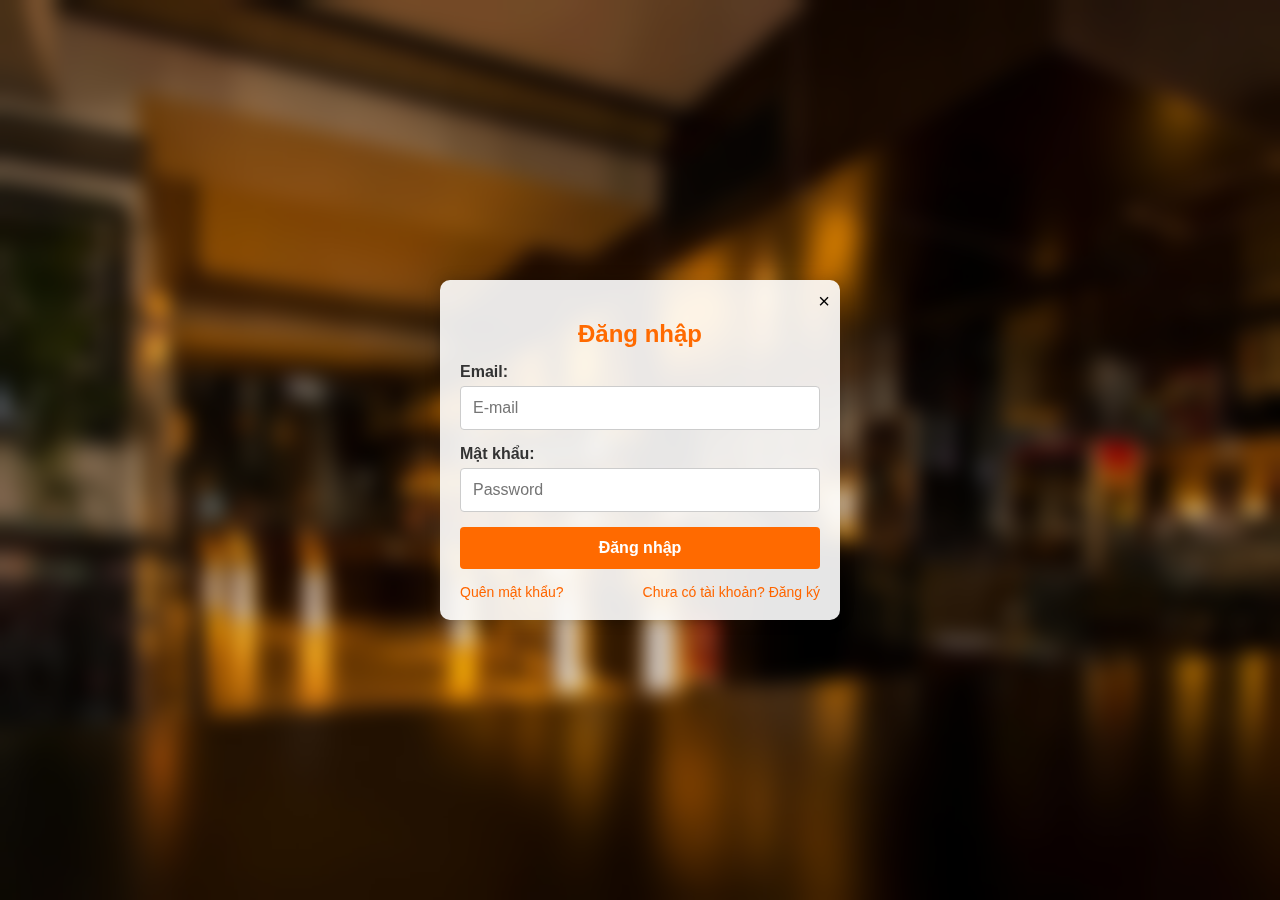
<file: source-code/signin.html>
<!DOCTYPE html>
<html lang="en">
<head>
    <link rel="stylesheet" href="signin.css">
    <meta charset="UTF-8">
    <meta name="viewport" content="width=device-width, initial-scale=1.0">
    <title>Đăng nhập</title>
</head>
<body>
    <div class="background"></div>
    <div class="login-container">
        <form class="login-form" id="loginForm" action="index.html">
            <div class="close-btn">&times;</div>
            <h2>Đăng nhập</h2>
            <div class="input-group">
                <label for="email">Email:</label>
                <input type="email" id="email" placeholder="E-mail" required>
            </div>
            <div class="input-group">
                <label for="password">Mật khẩu:</label>
                <input type="password" id="password" placeholder="Password" required>
            </div>
            <button type="submit">Đăng nhập</button>
            <div class="footer">
                <a href="#">Quên mật khẩu?</a>
                <a href="signup.html">Chưa có tài khoản? Đăng ký</a>
            </div>
        </form>
    </div>
    <script>
        document.getElementById('loginForm').addEventListener('submit', function(event) {
            event.preventDefault(); // Ngăn chặn hành động mặc định của form khi submit
            var email = document.getElementById('email').value;
            var password = document.getElementById('password').value;
            window.location.href = this.action;
        });
    </script>
</body>
</html>
</file>
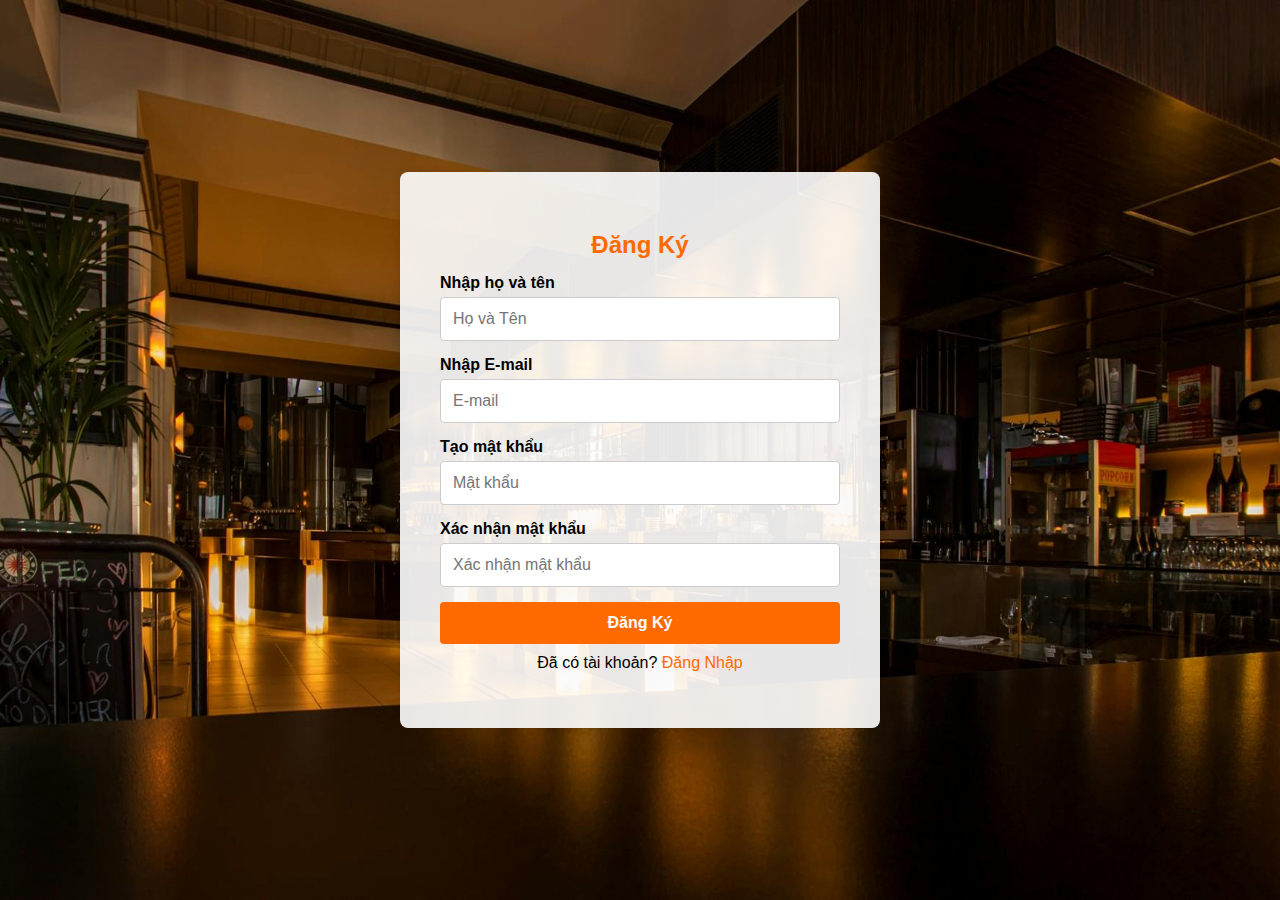
<file: source-code/signup.html>
<!DOCTYPE html>
<html lang="en">
<head>
    <link rel="stylesheet" href="signup.css">
    <meta charset="UTF-8">
    <meta name="viewport" content="width=device-width, initial-scale=1.0">
    <title>Đăng ký</title>
</head>
<body>
    <div class="signup-form-container">
        <form class="signup-form">
            <h2>Đăng Ký</h2>
            <label for="name">Nhập họ và tên</label>
            <input type="text" id="name" name="name" placeholder="Họ và Tên" required>
            
            <label for="email">Nhập E-mail</label>
            <input type="email" id="email" name="email" placeholder="E-mail" required>
            
            <label for="password">Tạo mật khẩu</label>
            <input type="password" id="password" name="password" placeholder="Mật khẩu" required>
            
            <label for="confirm-password">Xác nhận mật khẩu</label>
            <input type="password" id="confirm-password" name="confirm-password" placeholder="Xác nhận mật khẩu" required>
            
            <button type="submit">Đăng Ký</button>
            <p class="signin-link">Đã có tài khoản? <a href="signin.html">Đăng Nhập</a></p>
        </form>
    </div>
</body>
</html>
</file>
<file: source-code/style.css>
*{
    margin: 0;
    padding: 0;
    box-sizing: border-box;
    list-style: none;
    text-decoration: none;
    color: black;
    font-family: Verdana, Geneva, Tahoma, sans-serif;
}
.headerbar{
    display: none;
}

.searchicon{
    display: block;
}

.logo {
    display: flex;
    align-items: center; 
}

.logo img{
    width: 40px;
    cursor: pointer;
    margin-right: 10px;
}

.logo h3 {
    margin: 0;
    font-family: BlinkMacSystemFont, 'Segoe UI', Roboto, Oxygen, Ubuntu, Cantarell, 'Open Sans', 'Helvetica Neue', sans-serif;
}

.bar{
    display: none;
    font-size: 18px;
}

.header {
    display: flex;
    justify-content: space-between;
    align-items: center;
    width: 100%;
    height: 60px;
    padding: 0 7vw;
    background-color: rgb(248, 232, 217);
    border-bottom: 2px solid rgb(252, 196, 124);
    box-shadow: 0 2px 20px rgb(252, 124, 124);
    position: fixed;
    top: 0; 
    z-index: 1000; 
}

.header ul{
    display: flex;
    align-items: center;
}

.header ul li:hover{
    color: rgb(253,57,8)
}

.nav ul li{
    padding: 0 15px;
    font-size: 14px;
    font-weight: bold;
}

.account{
    flex: 0.1;
}

.account ul{
    display: flex;
    justify-content: end;
}

.account ul li{
    padding: 0 15px;
    font-size: 18px;
}

.bar i:hover{
    color: rgb(253,57,8);
}

.search{
    display: none;
    width: 200px;
    justify-content: center;
}

.search input {
    width: 100%;
    outline: none;
    border: none;
    padding: 5px;
}

.srchicon{
    background-color: rgb(255,210,210);
    display: block;
    padding: 4px 5px;
    cursor: pointer;
}

.home{
    background-color: rgb(248, 232, 217);
    padding: 0 7vw;
}

.main_slide{
    display: flex;
    align-items: center;
    flex-wrap: wrap-reverse;
}

.main_slide div:nth-child(2){
    flex: 1;
    display: flex;
    justify-content: center;
    padding-top: 40px;
}

.main_slide div:nth-child(1){
    padding-top: 20px;
    flex: 1;
    font-size: 30px
}

.main_slide div:nth-child(1) p{
    font-size: 13px;
    padding: 20px 0;
}

.main_slide div:nth-child(1) span{
    color: rgb(253,57,8);
    text-decoration: underline;
    text-underline-offset: 10px;
    text-decoration-color: rgb(253, 176, 34);
}

.red_btn{
    cursor: pointer;
    margin-top: 20px;
    width: 160px;
    font-weight: bold;
    color: aliceblue;
    line-height: 50px;
    background-color: rgb(253, 77,8);
    border-radius: 5px;
    border: 1px solid rgb(253, 77, 8);
    box-shadow: 0 10px 15px rgb(250, 120, 69);
    transition: all 0.2s;
}

.red_btn i{
    color: white;
    transition: all 0.2s;
}

.red_btn:hover{
    background-color: white;
    box-shadow: 0 2px 15px rgb(250, 120, 69);
    border: 1px solid rgb(253, 77, 8);
    color: rgb(253, 77, 8);
}

.red_btn:hover i{
    color: rgb(253, 77, 8);
}

.food-item{
    margin: 70px 0;
    padding: 20px 0;
    background-color: white;
    border-radius: 30px;
    display: flex;
    justify-content: space-around;
    flex-wrap: wrap;
}

.item{
    width: 250px;
    padding: 30px;
    text-align: center;
}

.item div{
    height: 160px;
}

.item img{
    width: 160px;
    margin-bottom: 15px;
}

.item p{
    font-size: 12px;
    margin-top: 15px;
    margin-bottom: 10px;
}

.white_btn{
    cursor: pointer;
    margin-top: 20px;
    width: 160px;
    font-weight: bold;
    color: rgb(253, 77, 8);
    line-height: 50px;
    border: 1px solid rgb(253, 77, 8);
    background-color: white;
    border-radius: 5px;
    box-shadow: 0 2px 15px rgb(250,120,69);
    transition: all 0.2s;
}

.white_btn:hover{
    color: white;
    background-color: rgb(250, 120, 69);
    box-shadow: 0 10px 15px rgb(250, 120, 69);
}

.item .red_btn, .item .white_btn{
    width: 120px;
    line-height: 35px;
}

.main_slide2{
    margin: 80px 0;
    display: flex;
    flex-wrap: wrap;
    justify-content: space-between;
    align-items: center;
}

.foodimg{
    flex: 0.5;
}

.foodimg img{
    max-width: 500px;
    width: 45 vw;
}

.question{
    flex: 0.5;
    flex-direction: column;
    margin-left: 40px;
}

.question h2{
    font-size: 35px;
    margin-bottom: 15px;
}

.q-ans{
    display: flex;
    justify-content: flex-start;
    align-items: center;
    padding: 15px 0;
    cursor: pointer;
}

.q-ans img{
    width: 45px;
}

.q-ans div:first-child{
    padding: 10px;
    border-radius: 50%;
    height: 65px;
    text-align: center;
    background-color: white;
    margin-right: 20px;
}

.q-ans div:nth-child(2){
    display: flex;
    flex-direction: column;
}

.q-ans div:nth-child(2) p{
    margin-top: 10px;
    font-size: 13px;
}

.main_slide3{
    display: flex;
    flex-direction: column;
    align-items: center;
    width: 100%;
    position: relative;
    z-index:1;
}

.main_slide3 .fav-head{
    text-align: center;
    width: 450px;
    margin-bottom: 30px;
}

.main_slide3 .fav-head h3{
    font-size: 30px;
    padding: 20px 0;
}

.main_slide3 .fav-head p{
    font-size: 13px;
    text-align: center;
}

.main_slide3 .fav-food{
    margin: 30px 0;
    display: flex;
    flex-wrap: wrap;
    justify-content: space-evenly;
    width: 90%;
}

.main_slide3 .fav-food .item{
    background-color: white;
    border-radius: 5px;
    margin-bottom: 30px;
    box-shadow: 0 2px 10px rgba(119, 119, 0.438);
    width: 220px;
    padding: 15px;
    padding-top: 20px;
    text-align: center;
    cursor: pointer;
}

.main_slide3 .fav-food .item:hover{
    box-shadow: 0 2px 15px rgba(119, 119, 0.438);
    transform: translateY(-10px);
    transition: all 0.2s;
}

.main_slide3 .fav-food .item div{
    height: 160px;
    margin-bottom: 15px;
}

.main_slide3 .fav-food .item img{
    width: 160px;
    margin-bottom: 15px;
}

.main_slide3 .fav-price{
    color: red;
    font-weight: bold;
    font-size: 15px;
}

.main_slide3 .dsgn{
    background-color: rgb(255, 214, 176);
    height: 50%;
    width: 100%;
    position: absolute;
    z-index: -1;
    bottom: 0;
    border-radius: 10px;
}

.main_slide4{
    margin-top: 270px;
    display: flex;
    flex-wrap: wrap-reverse;
}

.main_slide4 .chef-feed{
    flex: 0.5;
    margin-top: 30px;
}

.main_slide4 .chef{
    flex: 0.5;
    text-align: right;
}

.main_slide4 .chef img{
    margin-top: -130px;
    width: 50vw;
    max-width: 490px;
}

.main_slide4 .chef-feed h2{
    font-size: 32px;
    margin-bottom: 25px;
}

.main_slide4 .chef-feed p{
    font-size: 14px;
    line-height: 20px;
    margin-bottom: 10px;
}

.main_slide4 .chef-detail{
    margin-top: 20px;
    display: flex;
    margin: 25px 0;
    align-items: center;
}

.main_slide4 .chef-detail img{
    width: 50px;
    border-radius: 50%;
    margin-right: 15px;
    border: 4px solid white;
}

.main_slide4 .chef-detail h6{
    font-size: 14px;
}

.main_slide4 .chef-detail p{
    font-size: 11px;
    color: red;
}

.main_slide4 .chef-vic{
    display: flex;
    align-items: center;
    padding: 25px 20px;
    background-color: rgb(255, 219,185);
    border-radius: 0 100px 0 0;
    margin-top: 40px;
    width: 100%;
}

.main_slide4 .chef-vic div{
    display: flex;
    align-items: center;
    margin-right: 20px;
    flex: 0.5;
    height: 27px;
    overflow: hidden;
}

.main_slide4 .chef-vic div h4{
    color: red;
}

.main_slide4 .chef-vic div p{
    font-size: 11px;
    padding-top: 8px;
    line-height: 13px;
}

.main_slide4 .chef-vic div i, .main_slide4 .chef-vic h4{
    font-size: 27px;
    margin-right: 8px;
}

.letter{
    display: flex;
    flex-wrap: wrap;
    justify-content: space-between;
    align-items: center;
    padding: 100px 0;
}

.letter-head{
    flex:0.5;
}

.letter-head h2{
    font-size: 30px;
}

.letter-head span{
    color: red;
}

.letter-input{
    width: 100%;
    margin-top: 20px;
    display: flex;
    flex: 0.5;
}

.letter-input div{
    width: 70%;
    display: flex;
    align-items: center;
    background-color: rgb(255, 219, 185);
}

.letter-input input{
    font-size: 15px;
    padding: 10px;
    outline: none;
    width: 100%;
    border: none;
    background-color: rgb(255, 219, 185);
}

.letter-input .red_btn{
    margin: 0;
    font-size: 18px;
    box-shadow: none;
    border-radius: 0 10px 10px 0;
}

.footer{
    padding: 60px 0;
    border-top: 2px solid rgb(252, 184, 107);
    background-color: rgb(252, 222, 195);
    display: flex;
    flex-wrap: wrap;
    justify-content: space-around;
    align-items: center;
}

.footer-1 .logo img{
    width: 200px;
}

.footer-1 p{
    cursor: pointer;
    font-size: 14px;
    padding: 2px;
    color: rgb(255, 137, 2);
}

.footer-2{
    text-align: center;
    cursor: pointer;
}

.footer-2 h2{
    font-family: 'Franklin Gothic Medium', 'Arial Narow', Arial, sans-serif; 
}

.footer-2 img{
    width: 50px;
    margin-bottom: 15px;
}

@media only screen and (max-width: 768px){
    .header .nav,.header .account{
        display: none;
    }

    .search{
        width: 60vw;
    }

    .bar{
        display: block;
        cursor: pointer;
    }

    .headerbar{
        overflow: hidden;
        display: flex;
        flex-direction: column;
        position: fixed;
        top: 0;
        width: 100%;
        bottom: 0;
        right: -100%;
        transition: all 0.5s;
        background-color: rgb(252,231,216);
    }

    .headerbar .account, .headerbar .nav{
        display: block;
        font-size: 18px;
    }

    .bar .fa-xmark{
        display: none;
        top: 20px;
        right: 5w;
        position: absolute;
        font-size: 25px;
    }

    .headerbar .nav ul{
        flex-direction: column;
        margin-top: 10px;
        text-align: center;
    }

    .header .nav li{
        width: 96vw;
        margin: 10px 0;
        padding: 15px 30px;
        box-shadow: 0 2px 15px rgb(252,193,169);
        font-size: 15px;
        margin-top: 5px;
    }
    .headerbar .account{
        line-height: 40px;
        margin-top:60px;
        background-color: rgb(252,210,182);
        padding: 15px;
    }

    .headerbar .account ul{
        justify-content: space-between;
    }

    .foodimg{
        flex:1;
        text-align: center;
        margin-bottom: 20px;
    }

    .foodimg img{
        width: 70vw;
    }

    .question{
        flex:1;
        margin-top: 30px;
    }

    .question h2{
        font-size: 25px;
    }

    .q-ans div:nth-child(2) p{
        font-size: 11px;
    }

    .main_slide3{
        margin-top: 100px;
    }
    .main_slide3 .dsgn{
        height: 60%;
    }
    .main_slide3 .fav-head{
        width: 80%;
        margin-bottom: 20px;
    }

    .main_slide4{
        margin-top: 150px;
    }
    .main_slide4 .chef-feed{
        flex: 1;
    }

    .main_slide4 .chef{
        flex:1;
        text-align: center;
        margin-bottom: 40px;
    }

    .main_slide4 .chef img{
        width: 80vw;
    }

    .letter-head h2{
        font-size: 20px
    }

    .letter-input input{
        font-size: 12px;
        padding: 15px;
        width: 50vw;
    }

    .letter-input .red_btn{
        line-height: 40px;
        width: 120px;
        font-size: 12px;
    }

    .footer .footer-1 div{
        margin: 0;
    }
    .footer div{
        margin-bottom: 40px;
    }
    
}

@media only screen and (max-width: 550px){

    .main_slide div:nth-child(1){
        font-size: 18px;
    }

    .main_slide div:nth-child(1) p{
        padding-top: 5px;
        margin: 10px 0;
        font-size: 11px;
    }

    .red_btn{
        margin-top: 10px;
        width: 120px;
        line-height: 30px;
        font-size: 12px;
        padding: 0 10px;
    }

    .main_slide div:nth-child(1) span{
        text-underline-offset: 5px;
    }

    .main_slide div:nth-child(2) img{
        width: 70vw;
    }

    .food-items{
        padding: 10px 0;
    }

    .item{
        width: 60%;
        padding: 30px 5px;
    }

    .item h3{
        font-size: 20px;
        margin-bottom: 5px;
    }

    .main_slide3 .fav-head{
        width: 100%;
    }

    .main_slide3 .fav-head h3{
        font-size: 25px;
    }

    .main_slide3 .fav-head p{
        font-size: 11px;
    }

    .main_slide3 .dsgn{
        display: none;
    }

    .main_slide4 .chef-vic div p{
        display: none;
    }

    .letter{
        justify-content: center;
    }
    .leter-head{
        flex: 1;
        text-align: center;
    }

    .footer div:last-child{
        margin-bottom: 0;
    }

    .footer{
        padding-bottom: 25px;
    }
    .footer-2 h2{
        font-size: 20px;
    }
}

nav {
    display: flex;
    justify-content: space-between;
    align-items: center;
}

nav .logo {
    font-size: 24px;
    font-weight: bold;
}

nav ul {
    list-style-type: none;
    display: flex;
    margin: 0;
    padding: 0;
}

nav ul li {
    margin-left: 20px;
}

nav ul li a {
    text-decoration: none;
    color: #333;
    font-weight: bold;
}

.home.food-menu {
    text-align: center;
    padding: 50px 20px;
}

h1 {
    font-size: 36px;
    margin-bottom: 30px;
    margin-top: 50px;
}

h2 {
    margin-top: 20px;
    margin-bottom: 20px;
}

.menu-container {
    display: grid;
    grid-template-columns: repeat(auto-fill, minmax(200px, 1fr));
    gap: 20px;
}

.menu-item {
    background-color: #fff;
    padding: 20px;
    border-radius: 10px;
    box-shadow: 0 4px 8px rgba(0,0,0,0.1);
    text-align: center;
    cursor: pointer;
}

.menu-item:hover {
    box-shadow: 0 8px 16px rgba(0,0,0,0.2);
    transform: scale(1.05);
    transition: all 0.3s ease-in-out;
}

.menu-item img {
    width: 100%;
    border-radius: 10px;
}

.menu-item h3 {
    margin: 10px 0;
    font-size: 20px;
}

.menu-item p {
    color: #666;
}

.price {
    font-size: 18px;
    font-weight: bold;
    color: #333;
}

@media (max-width: 768px) {
    nav ul {
        flex-direction: column;
    }

    nav ul li {
        margin: 10px 0;
    }
}

.about-us {
    display: flex;
    flex-wrap: wrap;
    align-items: center;
    justify-content: space-around;
    margin-bottom: 50px;
}

.about-text {
    max-width: 50%;
    flex: 1;
}

.about-text h1 {
    font-size: 36px;
    margin-bottom: 20px;
    margin-top: 70px;
}

.about-text p {
    font-size: 16px;
    line-height: 1.6;
}

.about-image img {
    width: 300px;
    flex: 1;
    margin-top: 20px;
}

.chefs {
    text-align: center;
}

.chefs h2 {
    font-size: 28px;
    margin-bottom: 30px;
}

.chef-container {
    display: flex;
    justify-content: space-around;
    flex-wrap: wrap;
}

.chef-card {
    background-color: #fff;
    padding: 20px;
    border-radius: 10px;
    box-shadow: 0 4px 8px rgba(0,0,0,0.1);
    width: 280px;
    margin: 10px;
    text-align: center;
    margin-bottom: 80px;
}

.chef-card img {
    width: 100%;
    border-radius: 50%;
}

.chef-card h3 {
    margin: 10px 0;
    font-size: 18px;
}

.chef-card p {
    color: #666;
}

@media (max-width: 768px) {
    nav ul {
        flex-direction: column;
    }

    nav ul li {
        margin: 10px 0;
    }

    .about-us {
        flex-direction: column;
        text-align: center;
    }

    .about-text, .about-image {
        max-width: 100%;
    }
}

.contact-info {
    display: grid;
    grid-template-columns: repeat(3, 1fr);
    gap: 20px;
    padding: 20px;
}

@media (max-width: 1200px) {
    .contact-info {
        grid-template-columns: repeat(2, 1fr);
    }
}

@media (max-width: 768px) {
    .contact-info {
        grid-template-columns: 1fr;
    }
}

.contact-info h4 {
    color: #212529;
    font-size: 14px;
    text-transform: uppercase;
    margin-bottom: 10px;
}

.contact-info p {
    color: #565656;
    font-size: 14px;
    font-weight: 400;
    text-transform: capitalize;
    line-height: 1.5;
    margin-bottom: 10px;
    cursor: pointer;
    transition: all .42s;
}

.contact-info p:hover {
    color: #EE1C47;
}

.social-icon i {
    color: #565656;
    margin-right: 10px;
    font-size: 20px;
    transition: all .42s;
}

.social-icon i:hover {
    transform: scale(1.3);
}

.end-text {
    text-align: center;
}

.end-text p {
    color: #111;
    text-transform: capitalize;
}
</file>
<file: source-code/booking.css>
body {
    display: flex;
    justify-content: center;
    align-items: center;
    height: 100vh;
    margin: 0;
    font-family: Arial, sans-serif;
    background-image: url('images/brg.jpg');
    background-size: cover;
    background-position: center;
}

.booking-form-container {
    background: rgba(255, 255, 255, 0.9);
    padding: 40px;
    border-radius: 8px;
    box-shadow: 0 0 10px rgba(0, 0, 0, 0.1);
    width: 400px;
}

.booking-form {
    display: flex;
    flex-direction: column;
}

.booking-form h2 {
    margin-bottom: 15px;
    color: #ff6a00;
}

.booking-form label {
    margin-bottom: 5px;
    font-weight: bold;
}

.booking-form input {
    margin-bottom: 15px;
    padding: 12px; 
    border: 1px solid #ccc;
    border-radius: 4px;
    font-size: 16px;
}

.booking-form button {
    padding: 12px; 
    background-color: #ff6a00;
    border: none;
    border-radius: 4px;
    color: white;
    font-weight: bold;
    cursor: pointer;
    font-size: 16px; 
}

.booking-form button:hover {
    background-color: #e65a00
}
</file>
<file: source-code/signin.css>
body {
    margin: 0;
    font-family: Arial, sans-serif;
    display: flex;
    justify-content: center;
    align-items: center;
    height: 100vh;
    background: url('images/brg.jpg') no-repeat center center fixed;
    background-size: cover;
}

.background {
    position: absolute;
    top: 0;
    left: 0;
    width: 100%;
    height: 100%;
    backdrop-filter: blur(10px);
    z-index: -1;
}

.login-container {
    background: rgba(255, 255, 255, 0.9);
    padding: 20px;
    border-radius: 10px;
    box-shadow: 0 0 15px rgba(0, 0, 0, 0.2);
    width: 100%;
    max-width: 400px;
    box-sizing: border-box;
    position: relative;
    text-align: center;
}

.login-form {
    display: flex;
    flex-direction: column;
}

.close-btn {
    position: absolute;
    top: 10px;
    right: 10px;
    font-size: 20px;
    cursor: pointer;
}

.login-form h2 {
    margin-bottom: 15px;
    color: #ff6a00;
    text-align: center;
}

.input-group {
    margin-bottom: 15px;
    text-align: left;
}

.input-group label {
    display: block;
    margin-bottom: 5px;
    color: #333;
    font-weight: bold;
}

.input-group input {
    width: 100%;
    border: 1px solid #ccc;
    box-sizing: border-box;
    margin-bottom: 0px;
    padding: 12px;
    border-radius: 4px;
    font-size: 16px;
}

button {
    padding: 12px;
    background-color: #ff6a00;
    border: none;
    border-radius: 4px;
    color: white;
    font-weight: bold;
    cursor: pointer;
    font-size: 16px;
    
}

button:hover {
    background-color: #e65c00;
}

.footer {
    margin-top: 15px;
    display: flex;
    justify-content: space-between;
    font-size: 14px;
}

.footer a {
    color: #ff6600;
    text-decoration: none;
}

.footer a:hover {
    text-decoration: underline;
}

@media (max-width: 600px) {
    .login-container {
        padding: 15px;
    }

    .login-form h2 {
        font-size: 1.5rem;
    }

    .input-group input {
        padding: 10px;
    }

    button {
        padding: 12px;
        font-size: 14px;
    }

    .footer {
        flex-direction: column;
        align-items: center;
    }

    .footer a {
        margin-top: 10px;
    }
}
</file>
<file: source-code/signup.css>
body {
    display: flex;
    justify-content: center;
    align-items: center;
    height: 100vh;
    margin: 0;
    font-family: Arial, sans-serif;
    background-image: url('images/brg.jpg'); 
    background-size: cover;
    background-position: center;
}

.signup-form-container {
    background: rgba(255, 255, 255, 0.9);
    padding: 40px;
    border-radius: 8px;
    box-shadow: 0 0 10px rgba(0, 0, 0, 0.1);
    width: 400px; 
}

.signup-form {
    display: flex;
    flex-direction: column;
}

.signup-form h2 {
    margin-bottom: 15px;
    color: #ff6a00;
    text-align: center;
}

.signup-form label {
    margin-bottom: 5px;
    font-weight: bold;
}

.signup-form input {
    margin-bottom: 15px;
    padding: 12px;
    border: 1px solid #ccc;
    border-radius: 4px;
    font-size: 16px;
}

.signup-form button {
    padding: 12px;
    background-color: #ff6a00;
    border: none;
    border-radius: 4px;
    color: white;
    font-weight: bold;
    cursor: pointer;
    font-size: 16px;
}

.signup-form button:hover {
    background-color: #e65a00;
}

.signin-link {
    text-align: center;
    margin-top: 10px;
}

.signin-link a {
    color: #ff6a00;
    text-decoration: none;
}

.signin-link a:hover {
    text-decoration: underline;
}
</file>
